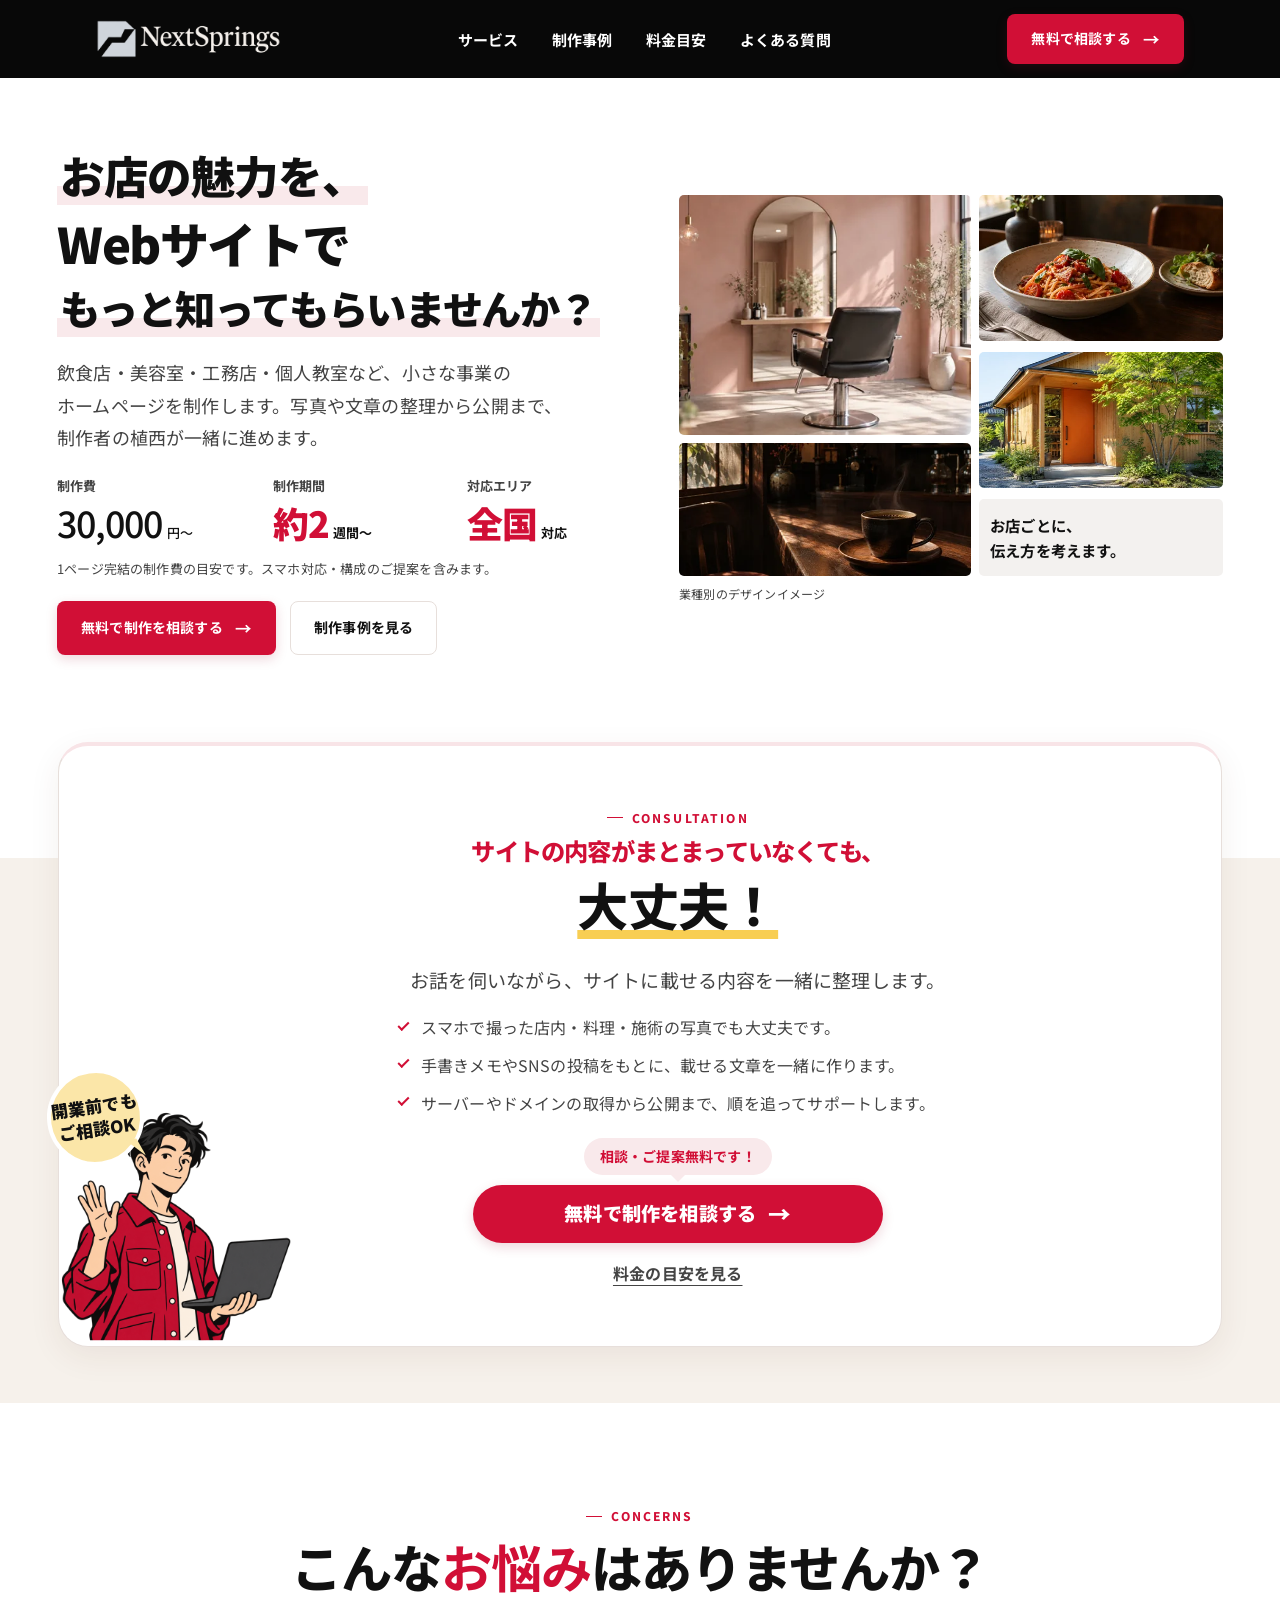
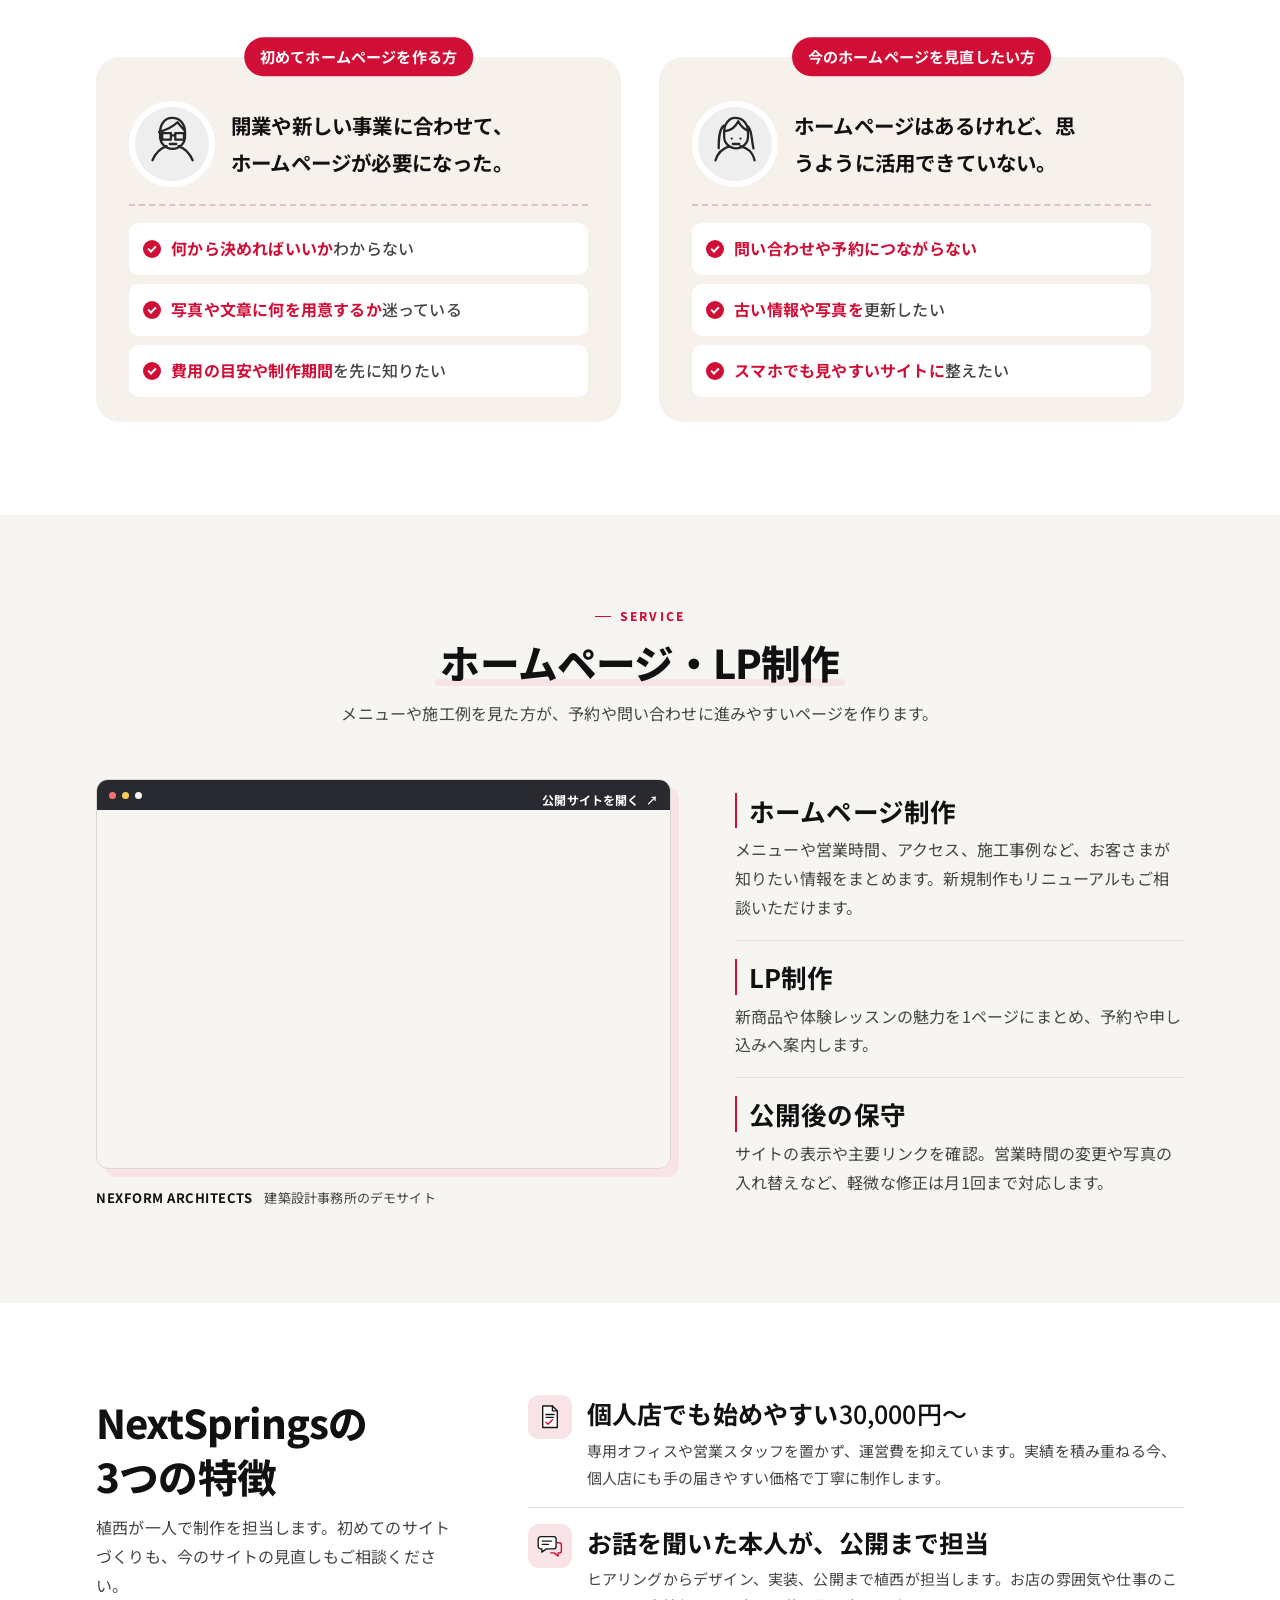
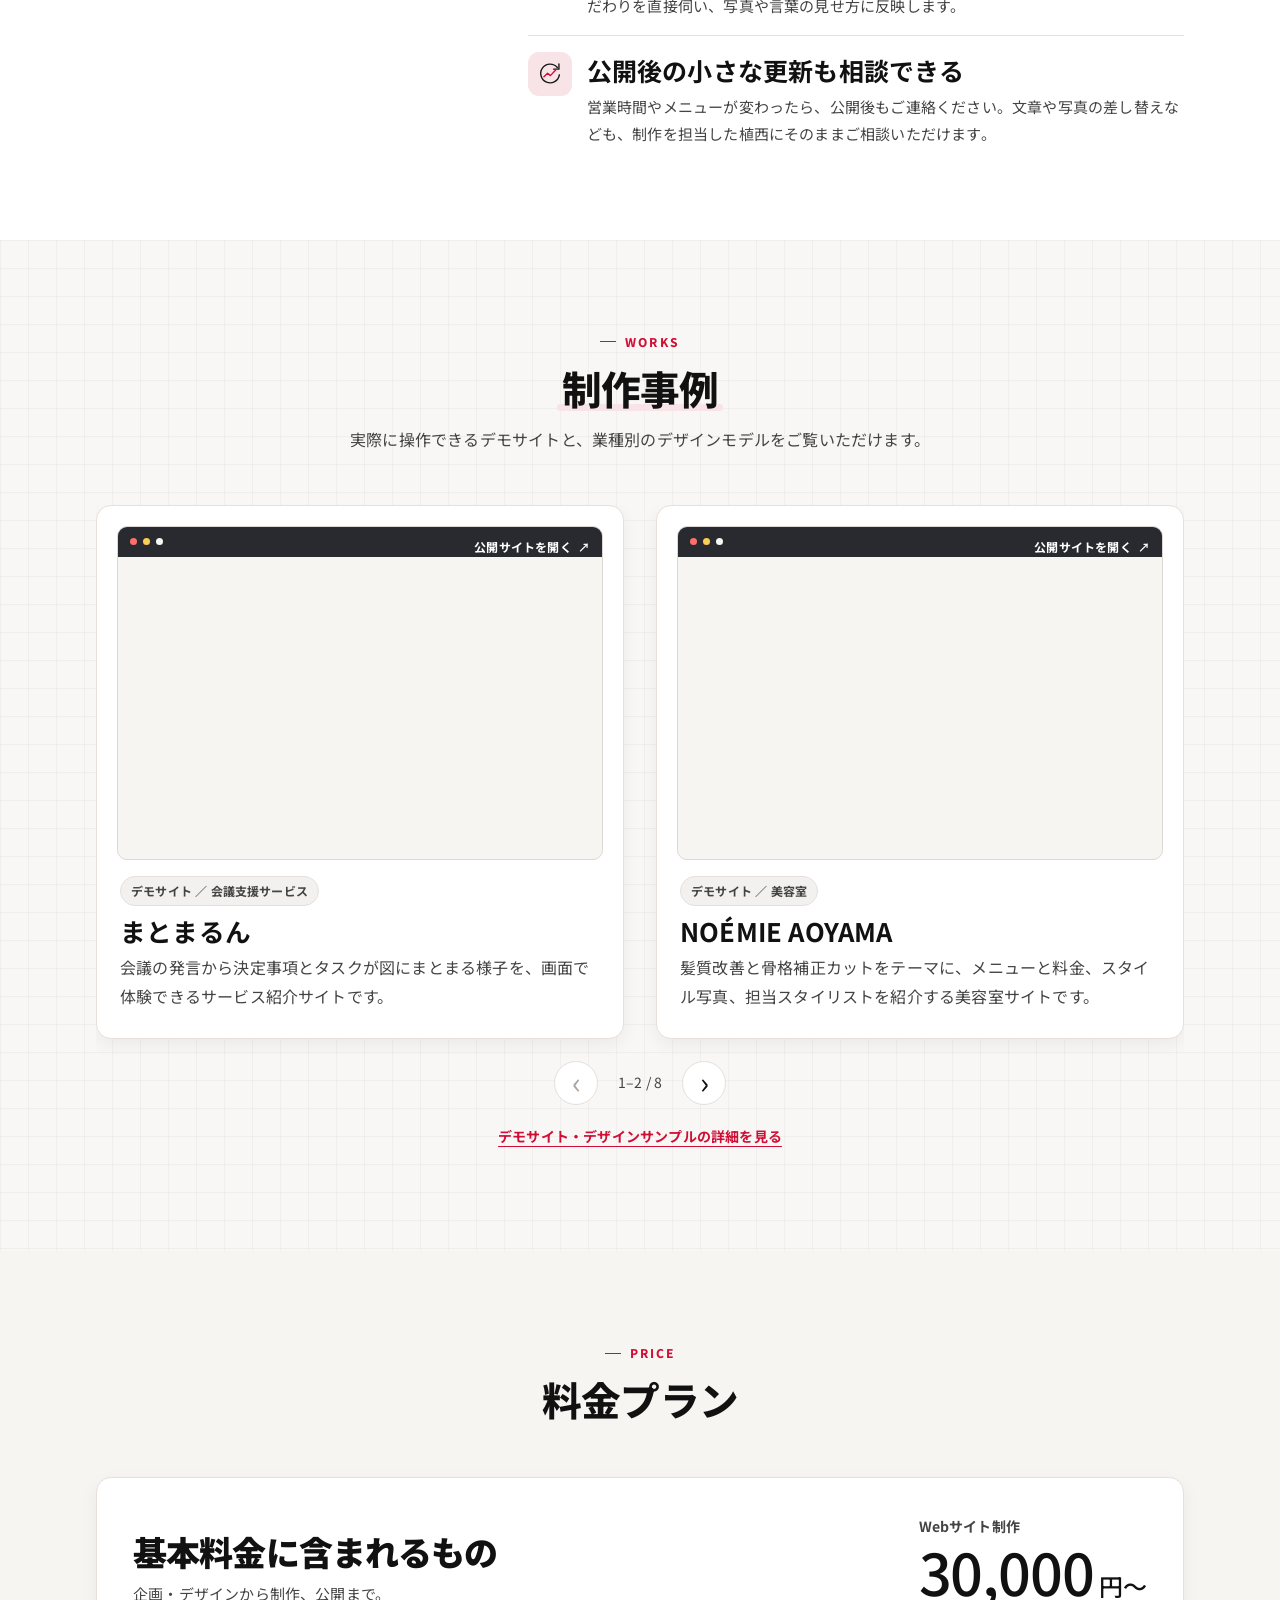
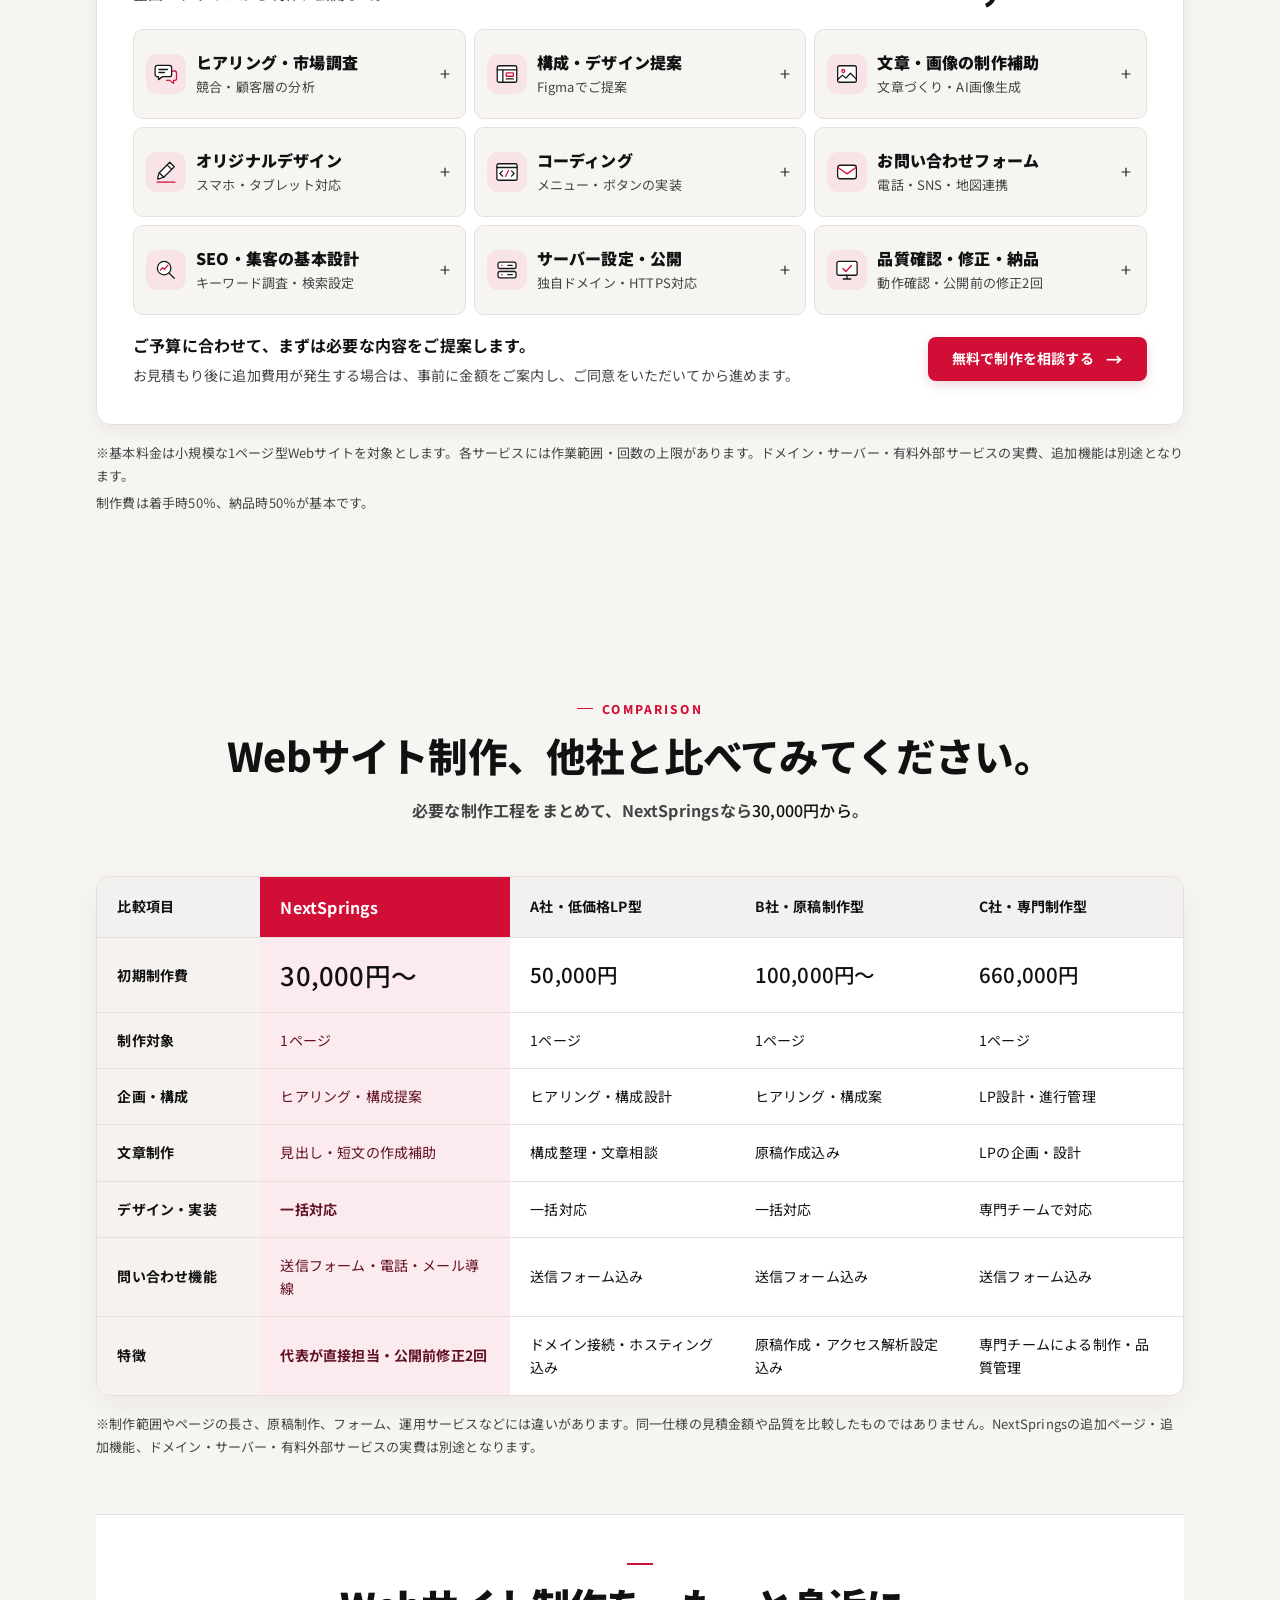
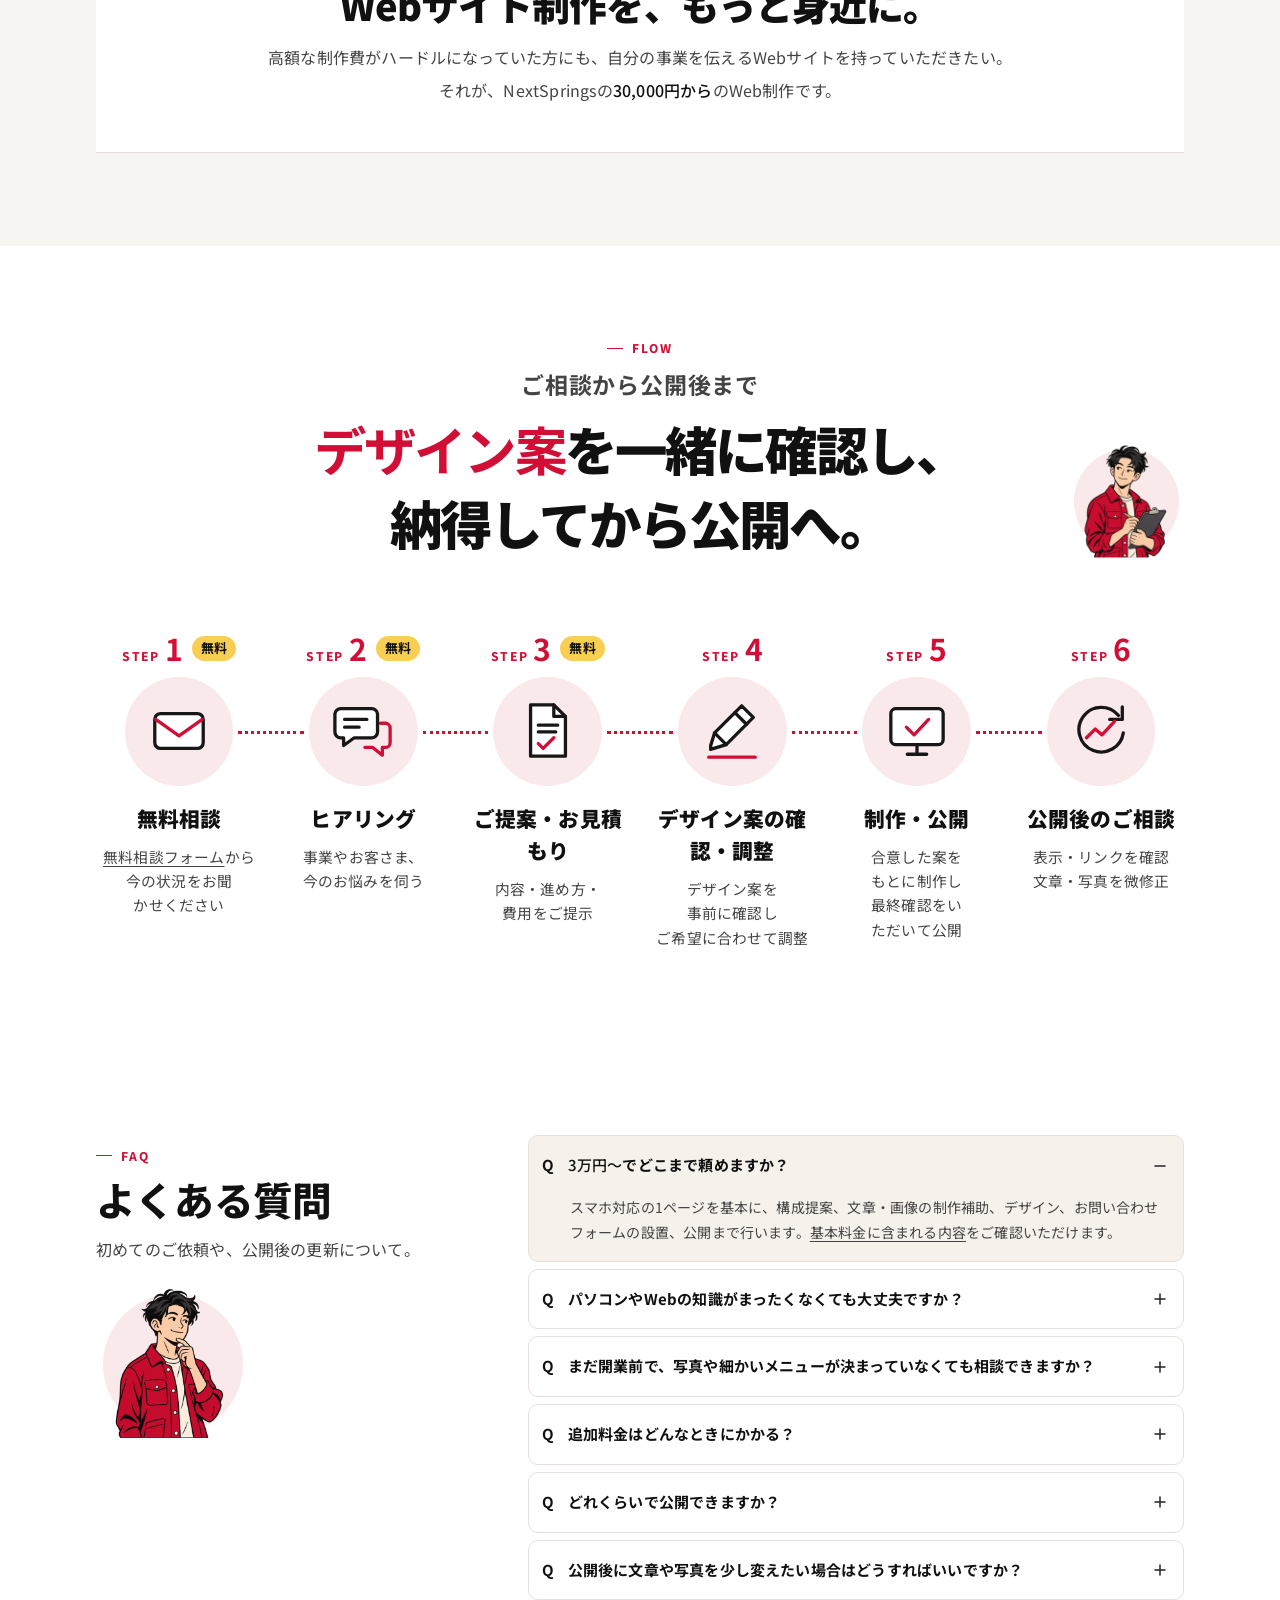
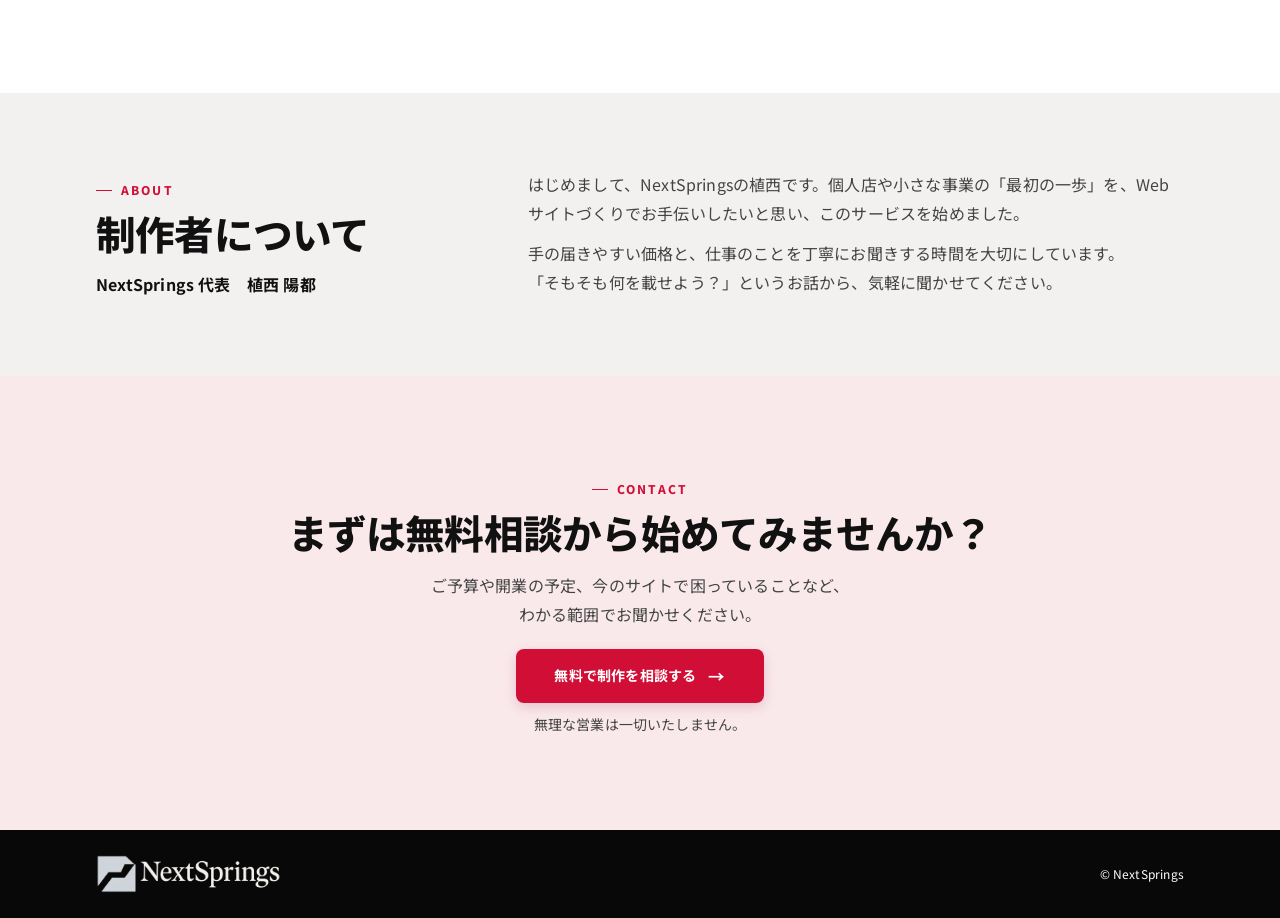
<file: index.html>
<!doctype html>
<html lang="ja">
  <head>
    <meta charset="utf-8">
    <meta name="viewport" content="width=device-width, initial-scale=1">
    <meta name="theme-color" content="#080808">
    <meta
      name="description"
      content="飲食店・美容室・工務店・個人教室など、小規模事業者のホームページ・LP制作を全国対応。1ページ30,000円〜。写真や文章の整理から公開まで植西陽都が直接担当。開業前のご相談も無料です。"
    >
    <title>個人事業主・小規模事業者のホームページ制作・LP制作｜NextSprings</title>
    <meta name="robots" content="max-image-preview:large">
    <link rel="icon" type="image/png" href="./assets/favicon.png" sizes="96x96">
    <link rel="preconnect" href="https://fonts.googleapis.com">
    <link rel="preconnect" href="https://fonts.gstatic.com" crossorigin>
    <link
      href="https://fonts.googleapis.com/css2?family=Noto+Sans+JP:wght@400;500;700;800;900&amp;display=swap"
      rel="stylesheet"
    >
    <link rel="stylesheet" href="./styles.css?v=16">
    <link rel="stylesheet" href="./motion.css?v=3">
    <script src="./site.js?v=4" defer></script>
    <script src="./motion.js?v=2" defer></script>
    <link rel="canonical" href="https://ue070924-source.github.io/nextspringsdesign/">
    <meta property="og:type" content="website">
    <meta property="og:locale" content="ja_JP">
    <meta property="og:site_name" content="NextSprings">
    <meta property="og:title" content="個人事業主・小規模事業者のホームページ制作・LP制作｜NextSprings">
    <meta property="og:description" content="飲食店・美容室・工務店・個人教室など、小規模事業者のホームページ・LP制作を全国対応。1ページ30,000円〜。写真や文章の整理から公開まで植西陽都が直接担当。開業前のご相談も無料です。">
    <meta property="og:url" content="https://ue070924-source.github.io/nextspringsdesign/">
    <meta property="og:image" content="https://ue070924-source.github.io/nextspringsdesign/assets/nextsprings-share.jpg">
    <meta property="og:image:width" content="1200">
    <meta property="og:image:height" content="630">
    <meta property="og:image:alt" content="NextSprings 小さなお店・事業のホームページ制作">
    <meta name="twitter:card" content="summary_large_image">
    <script type="application/ld+json">
      {
        "@context": "https://schema.org",
        "@graph": [
          {
            "@type": "Organization",
            "@id": "https://ue070924-source.github.io/nextspringsdesign/#organization",
            "name": "NextSprings",
            "url": "https://ue070924-source.github.io/nextspringsdesign/",
            "logo": {
              "@type": "ImageObject",
              "url": "https://ue070924-source.github.io/nextspringsdesign/assets/nextsprings-mark.png",
              "width": 256,
              "height": 256
            },
            "description": "飲食店・美容室・工務店・個人教室など、小規模事業者のホームページ・LP制作を全国対応。1ページ30,000円〜。写真や文章の整理から公開まで植西陽都が直接担当。開業前のご相談も無料です。",
            "contactPoint": {
              "@type": "ContactPoint",
              "url": "https://ue070924-source.github.io/nextspringsdesign/contact.html",
              "contactType": "Webサイト制作のご相談",
              "availableLanguage": "ja"
            },
            "member": {
              "@id": "https://ue070924-source.github.io/nextspringsdesign/#haruto-uenishi"
            }
          },
          {
            "@type": "Person",
            "@id": "https://ue070924-source.github.io/nextspringsdesign/#haruto-uenishi",
            "name": "植西 陽都",
            "jobTitle": "NextSprings 代表",
            "url": "https://ue070924-source.github.io/nextspringsdesign/#about"
          },
          {
            "@type": "WebSite",
            "@id": "https://ue070924-source.github.io/nextspringsdesign/#website",
            "name": "NextSprings",
            "url": "https://ue070924-source.github.io/nextspringsdesign/",
            "inLanguage": "ja",
            "publisher": {
              "@id": "https://ue070924-source.github.io/nextspringsdesign/#organization"
            }
          },
          {
            "@type": "Service",
            "@id": "https://ue070924-source.github.io/nextspringsdesign/#services",
            "url": "https://ue070924-source.github.io/nextspringsdesign/#services",
            "name": "ホームページ・LP制作",
            "serviceType": [
              "ホームページ制作",
              "LP制作",
              "サイトリニューアル",
              "公開後の保守"
            ],
            "provider": {
              "@id": "https://ue070924-source.github.io/nextspringsdesign/#organization"
            },
            "areaServed": {
              "@type": "Country",
              "name": "日本"
            }
          }
        ]
      }
    </script>
  </head>
  <body id="top">
    <a class="skip" href="#main">本文へ移動</a>

    <header class="site-header home-header">
      <div class="wrap header-inner">
        <a class="brand" href="#top" aria-label="NextSprings トップへ">
          <img
            src="./assets/nextsprings-logo-f1.png"
            alt="NextSprings"
            width="185"
            height="38"
          >
        </a>
        <nav class="home-nav" aria-label="メインナビゲーション">
          <a class="nav-link" href="#services">サービス</a>
          <a class="nav-link" href="#works">制作事例</a>
          <a class="nav-link" href="#pricing">料金目安</a>
          <a class="nav-link" href="#faq">よくある質問</a>
        </nav>
        <a class="button primary" href="./contact.html" data-consultation-target>無料で相談する</a>
      </div>
    </header>

    <main id="main">
      <!-- トップ画面・制作費と納期の目安 -->
      <section class="hero" aria-labelledby="hero-heading">
        <div class="hero-wrap">
          <div class="hero-copy">
            <h1 id="hero-heading">
              <span>お店の魅力を、</span>
              <span>Webサイトで</span>
              <span><em>もっと知って<wbr>もらいませんか？</em></span>
            </h1>
            <p>
              飲食店・美容室・工務店・個人教室など、小さな事業の<span class="copy-phrase">ホームページ</span>を制作します。写真や文章の整理から公開まで、<span class="copy-phrase">制作者の植西</span>が一緒に進めます。
            </p>
            <dl class="hero-facts">
              <div>
                <dt>制作費</dt>
                <dd>
                  <span class="price-text">30,000</span>
                  <span class="hero-unit">円〜</span>
                </dd>
              </div>
              <div>
                <dt>制作期間</dt>
                <dd>
                  <strong>約2</strong>
                  <span class="hero-unit">週間〜</span>
                </dd>
              </div>
              <div>
                <dt>対応エリア</dt>
                <dd>
                  <strong>全国</strong>
                  <span class="hero-unit">対応</span>
                </dd>
              </div>
            </dl>
            <p class="hero-price-note">1ページ完結の制作費の目安です。<wbr>スマホ対応・構成のご提案を含みます。</p>
            <div class="actions" data-consultation-target>
              <a class="button primary" href="./contact.html">無料で制作を相談する</a>
              <a class="button secondary" href="#works">制作事例を見る</a>
            </div>
          </div>
          <figure class="hero-gallery">
            <div class="gallery-grid">
              <div class="gallery-stack gallery-main">
                <div class="gallery-photo">
                  <img
                    src="./assets/toki-hair.webp"
                    srcset="./assets/toki-hair-480.webp 480w, ./assets/toki-hair-960.webp 960w, ./assets/toki-hair.webp 1536w"
                    sizes="(max-width: 850px) 54vw, 24vw"
                    alt="鏡とチェアのある美容室のコンセプト写真"
                    width="1536"
                    height="1024"
                    fetchpriority="high"
                  >
                </div>
                <div class="gallery-photo">
                  <img
                    src="./assets/japan-coffee.webp"
                    srcset="./assets/japan-coffee-480.webp 480w, ./assets/japan-coffee-960.webp 960w, ./assets/japan-coffee.webp 1536w"
                    sizes="(max-width: 850px) 54vw, 24vw"
                    alt="木のカウンターに置いたコーヒーカップ"
                    width="1536"
                    height="1024"
                  >
                </div>
              </div>
              <div class="gallery-stack gallery-side">
                <div class="gallery-photo">
                  <img
                    src="./assets/hiyori.webp"
                    srcset="./assets/hiyori-480.webp 480w, ./assets/hiyori-960.webp 960w, ./assets/hiyori.webp 1536w"
                    sizes="(max-width: 850px) 41vw, 21vw"
                    alt="レストランのテーブルに並ぶパスタ"
                    width="1536"
                    height="1024"
                  >
                </div>
                <div class="gallery-photo">
                  <img
                    src="./assets/kino.webp"
                    srcset="./assets/kino-480.webp 480w, ./assets/kino-960.webp 960w, ./assets/kino.webp 1536w"
                    sizes="(max-width: 850px) 41vw, 21vw"
                    alt="オレンジ色の玄関を持つ木造住宅"
                    width="1536"
                    height="1024"
                  >
                </div>
                <p>お店ごとに、<br>伝え方を考えます。</p>
              </div>
            </div>
            <figcaption>業種別のデザインイメージ</figcaption>
          </figure>
        </div>
      </section>

      <!-- ホームページ制作のご相談 -->
      <section class="statement" id="consultation" aria-labelledby="statement-heading">
        <div class="wrap">
          <div class="statement-card">
            <div class="statement-copy" data-reveal>
              <span class="eyebrow" lang="en" aria-hidden="true">CONSULTATION</span>
              <h2 id="statement-heading">
                <span class="statement-question">サイトの内容がまとまっていなくても、</span>
                <span class="statement-answer">大丈夫！</span>
              </h2>
              <p class="statement-description">
                お話を伺いながら、サイトに載せる内容を一緒に整理します。
              </p>
              <ul class="statement-checklist" role="list">
                <li>スマホで撮った店内・料理・施術の写真でも大丈夫です。</li>
                <li>手書きメモやSNSの投稿をもとに、載せる文章を一緒に作ります。</li>
                <li>サーバーやドメインの取得から公開まで、順を追ってサポートします。</li>
              </ul>
              <p class="statement-hint">相談・ご提案無料です！</p>
              <a class="button primary statement-button" href="./contact.html" data-consultation-target>無料で制作を相談する</a>
              <a class="statement-pricing" href="#pricing">料金の目安を見る</a>
            </div>
            <div class="statement-art" data-reveal data-delay="1">
              <p class="statement-bubble">開業前でも<br>ご相談OK</p>
              <img
                class="statement-portrait"
                src="./assets/consultation-designer.png"
                alt=""
                width="640"
                height="640"
                loading="lazy"
              >
            </div>
          </div>
        </div>
      </section>

      <!-- 初めての制作・サイト見直しのお悩み -->
      <section class="section concerns-section" id="concerns" aria-labelledby="concerns-heading">
        <div class="wrap">
          <div class="concerns-heading center" data-reveal>
            <span class="eyebrow" lang="en" aria-hidden="true">CONCERNS</span>
            <h2 id="concerns-heading">
              <span>こんな<strong>お悩み</strong>は</span><wbr><span>ありませんか？</span>
            </h2>
          </div>
          <div class="concerns">
            <article class="concern-card" data-reveal>
              <h3 class="concern-label">初めてホームページを作る方</h3>
              <div class="concern-intro">
                <img src="./assets/person-independent.svg" alt="" width="69" height="69" loading="lazy">
                <p>開業や新しい事業に合わせて、<wbr>ホームページが必要になった。</p>
              </div>
              <ul>
                <li><span><strong>何から決めればいいか</strong><wbr>わからない</span></li>
                <li><span><strong>写真や文章に</strong><wbr><strong>何を用意するか</strong><wbr>迷っている</span></li>
                <li><span><strong>費用の目安や制作期間</strong><wbr>を先に知りたい</span></li>
              </ul>
            </article>

            <article class="concern-card" data-reveal data-delay="1">
              <h3 class="concern-label">今のホームページを見直したい方</h3>
              <div class="concern-intro">
                <img src="./assets/person-salon.svg" alt="" width="69" height="69" loading="lazy">
                <p>ホームページはあるけれど、<wbr>思うように活用できていない。</p>
              </div>
              <ul>
                <li><span><strong>問い合わせや予約に</strong><wbr><strong>つながらない</strong></span></li>
                <li><span><strong>古い情報や写真を</strong><wbr>更新したい</span></li>
                <li><span><strong>スマホでも見やすい</strong><wbr><strong>サイトに</strong><wbr>整えたい</span></li>
              </ul>
            </article>
          </div>
        </div>
      </section>

      <!-- サービス内容 -->
      <section class="section services" id="services" aria-labelledby="services-heading">
        <div class="wrap">
          <div class="section-intro center" data-reveal>
            <span class="eyebrow" lang="en" aria-hidden="true">SERVICE</span>
            <h2 id="services-heading"><span class="underline">ホームページ・<wbr>LP制作</span></h2>
            <p>メニューや施工例を見た方が、<wbr><span class="copy-phrase">予約や問い合わせに</span><wbr>進みやすいページを作ります。</p>
          </div>
          <div class="services-content">
            <figure class="services-feature" data-reveal data-delay="1">
              <div class="site-preview">
                <div class="site-preview-bar" aria-hidden="true"></div>
                <div class="site-preview-screen">
                  <iframe
                    src="https://ue070924-source.github.io/nexform/"
                    title="NEXFORM ARCHITECTSのトップページ"
                    loading="lazy"
                    sandbox="allow-scripts allow-same-origin"
                    referrerpolicy="no-referrer"
                    tabindex="-1"
                    inert
                  ></iframe>
                </div>
                <a
                  class="site-preview-link"
                  href="https://ue070924-source.github.io/nexform/"
                  target="_blank"
                  rel="noopener"
                  aria-label="NEXFORM ARCHITECTSのトップページを開く（新しいタブ）"
                >公開サイトを開く <span aria-hidden="true">↗</span></a>
              </div>
              <figcaption>
                <strong lang="en">NEXFORM ARCHITECTS</strong>
                <span>建築設計事務所のデモサイト</span>
              </figcaption>
            </figure>

            <dl class="service-list" data-reveal data-delay="2">
              <div>
                <dt>ホームページ制作</dt>
                <dd>メニューや営業時間、アクセス、施工事例など、お客さまが知りたい情報をまとめます。新規制作もリニューアルもご相談いただけます。</dd>
              </div>
              <div>
                <dt>LP制作</dt>
                <dd>新商品や体験レッスンの魅力を1ページにまとめ、予約や申し込みへ案内します。</dd>
              </div>
              <div>
                <dt>公開後の保守</dt>
                <dd>サイトの表示や主要リンクを確認。営業時間の変更や写真の入れ替えなど、軽微な修正は月1回まで対応します。</dd>
              </div>
            </dl>
          </div>
        </div>
      </section>

      <!-- 個人で制作をお引き受けする3つの特徴 -->
      <section class="section strengths" id="strengths" aria-labelledby="strengths-heading">
        <div class="wrap split">
          <div class="strengths-intro" data-reveal>
            <h2 id="strengths-heading">NextSpringsの<br>3つの特徴</h2>
            <p>植西が一人で制作を担当します。初めてのサイトづくりも、今のサイトの見直しもご相談ください。</p>
          </div>
          <ul class="strengths-list" role="list">
            <li data-reveal>
              <img src="./assets/flow-proposal.svg" alt="" width="44" height="44" loading="lazy">
              <div>
                <h3>個人店でも始めやすい<wbr><span class="price-text">30,000円〜</span></h3>
                <p>専用オフィスや営業スタッフを置かず、運営費を抑えています。実績を積み重ねる今、個人店にも手の届きやすい価格で丁寧に制作します。</p>
              </div>
            </li>
            <li data-reveal data-delay="1">
              <img src="./assets/flow-interview.svg" alt="" width="44" height="44" loading="lazy">
              <div>
                <h3>お話を聞いた本人が、<wbr>公開まで担当</h3>
                <p>ヒアリングからデザイン、実装、<span class="copy-phrase">公開まで</span>植西が担当します。お店の雰囲気や仕事のこだわりを直接伺い、写真や言葉の見せ方に反映します。</p>
              </div>
            </li>
            <li data-reveal data-delay="2">
              <img src="./assets/flow-maintenance.svg" alt="" width="44" height="44" loading="lazy">
              <div>
                <h3>公開後の小さな更新も<wbr>相談できる</h3>
                <p>営業時間やメニューが変わったら、公開後もご連絡ください。文章や写真の差し替えなども、制作を担当した植西にそのままご相談いただけます。</p>
              </div>
            </li>
          </ul>
        </div>
      </section>

      <!-- 制作事例 -->
      <section class="section works" id="works" aria-labelledby="works-heading">
        <div class="wrap">
          <div class="section-intro center" data-reveal>
            <span class="eyebrow" lang="en" aria-hidden="true">WORKS</span>
            <h2 id="works-heading"><span class="underline">制作事例</span></h2>
            <p>実際に操作できるデモサイトと、業種別のデザインモデルをご覧いただけます。</p>
          </div>

          <div class="project-track" id="project-track" role="group" aria-label="制作事例の一覧" tabindex="0">
            <article class="project" data-reveal>
              <div class="site-preview">
                <div class="site-preview-bar" aria-hidden="true"></div>
                <div class="site-preview-screen">
                  <iframe
                    src="https://ue070924-source.github.io/matomarun-site/"
                    title="まとまるんのトップページ"
                    loading="lazy"
                    sandbox="allow-scripts allow-same-origin"
                    referrerpolicy="no-referrer"
                    tabindex="-1"
                    inert
                  ></iframe>
                </div>
                <a
                  class="site-preview-link"
                  href="https://ue070924-source.github.io/matomarun-site/"
                  target="_blank"
                  rel="noopener"
                  aria-label="まとまるんの公開サイトを開く（新しいタブ）"
                >公開サイトを開く <span aria-hidden="true">↗</span></a>
              </div>
              <div class="project-copy">
                <span class="tag">デモサイト ／ 会議支援サービス</span>
                <h3>まとまるん</h3>
                <p>会議の発言から決定事項とタスクが図にまとまる様子を、画面で体験できるサービス紹介サイトです。</p>
              </div>
            </article>

            <article class="project" data-reveal>
              <div class="site-preview">
                <div class="site-preview-bar" aria-hidden="true"></div>
                <div class="site-preview-screen">
                  <iframe
                    src="https://ue070924-source.github.io/noemie-aoyama/"
                    title="NOÉMIE AOYAMAのトップページ"
                    loading="lazy"
                    sandbox="allow-scripts allow-same-origin"
                    referrerpolicy="no-referrer"
                    tabindex="-1"
                    inert
                  ></iframe>
                </div>
                <a
                  class="site-preview-link"
                  href="https://ue070924-source.github.io/noemie-aoyama/"
                  target="_blank"
                  rel="noopener"
                  aria-label="NOÉMIE AOYAMAの公開サイトを開く（新しいタブ）"
                >公開サイトを開く <span aria-hidden="true">↗</span></a>
              </div>
              <div class="project-copy">
                <span class="tag">デモサイト ／ 美容室</span>
                <h3 lang="en">NOÉMIE AOYAMA</h3>
                <p>髪質改善と骨格補正カットをテーマに、メニューと料金、スタイル写真、担当スタイリストを紹介する美容室サイトです。</p>
              </div>
            </article>

            <article class="project" data-reveal>
              <div class="site-preview">
                <div class="site-preview-bar" aria-hidden="true"></div>
                <div class="site-preview-screen">
                  <iframe
                    src="https://ue070924-source.github.io/japan-cofe-2.0/"
                    title="JAPAN COFFEEのトップページ"
                    loading="lazy"
                    sandbox="allow-scripts allow-same-origin"
                    referrerpolicy="no-referrer"
                    tabindex="-1"
                    inert
                  ></iframe>
                </div>
                <a
                  class="site-preview-link"
                  href="https://ue070924-source.github.io/japan-cofe-2.0/"
                  target="_blank"
                  rel="noopener"
                  aria-label="JAPAN COFFEEの公開サイトを開く（新しいタブ）"
                >公開サイトを開く <span aria-hidden="true">↗</span></a>
              </div>
              <div class="project-copy">
                <span class="tag">デモサイト ／ カフェ・飲食店</span>
                <h3 lang="en">JAPAN COFFEE</h3>
                <p>写真と余白で店の雰囲気を伝え、こだわり、メニュー、アクセスを1ページにまとめました。</p>
              </div>
            </article>

            <article class="project" data-reveal>
              <div class="site-preview">
                <div class="site-preview-bar" aria-hidden="true"></div>
                <div class="site-preview-screen">
                  <iframe
                    src="https://ue070924-source.github.io/nexform/"
                    title="NEXFORM ARCHITECTSのトップページ"
                    loading="lazy"
                    sandbox="allow-scripts allow-same-origin"
                    referrerpolicy="no-referrer"
                    tabindex="-1"
                    inert
                  ></iframe>
                </div>
                <a
                  class="site-preview-link"
                  href="https://ue070924-source.github.io/nexform/"
                  target="_blank"
                  rel="noopener"
                  aria-label="NEXFORM ARCHITECTSの公開サイトを開く（新しいタブ）"
                >公開サイトを開く <span aria-hidden="true">↗</span></a>
              </div>
              <div class="project-copy">
                <span class="tag">デモサイト ／ 建築設計</span>
                <h3 lang="en">NEXFORM ARCHITECTS</h3>
                <p>空間の写真を大きく配置し、施工事例から設計の考え方、相談まで順に読めるようにしました。</p>
              </div>
            </article>

            <!-- 公開サイトができたら、画像を上の事例と同じ構造のプレビューとリンクに置き換える。 -->
            <article class="project" data-reveal>
              <div class="site-preview">
                <div class="site-preview-bar">
                  <span class="site-preview-state">業種別サンプル</span>
                </div>
                <div class="site-preview-screen">
                  <img
                    src="./assets/toki-hair-concept-preview.webp"
                    alt="淡いピンクの配色にヘアサロンの内装写真とメニューを合わせたトップページ案"
                    width="1200"
                    height="750"
                    loading="lazy"
                    decoding="async"
                  >
                </div>
              </div>
              <div class="project-copy">
                <span class="tag">美容室・サロン</span>
                <h3 lang="en">toki hair</h3>
                <p>内装の雰囲気を写真で伝え、施術メニューや予約先へ進みやすくした美容室サイト案。</p>
              </div>
            </article>

            <article class="project" data-reveal>
              <div class="site-preview">
                <div class="site-preview-bar">
                  <span class="site-preview-state">業種別サンプル</span>
                </div>
                <div class="site-preview-screen">
                  <img
                    src="./assets/kino-concept-preview.webp"
                    alt="木造住宅の外観を大きく使い、家づくりの案内と施工事例へのボタンを並べたトップページ案"
                    width="1200"
                    height="750"
                    loading="lazy"
                    decoding="async"
                  >
                </div>
              </div>
              <div class="project-copy">
                <span class="tag">建築・リフォーム</span>
                <h3>木野工務店</h3>
                <p>家づくりの特徴を写真と短い文章で伝え、施工事例や相談へつなぐ工務店サイト案。</p>
              </div>
            </article>

            <article class="project" data-reveal>
              <div class="site-preview">
                <div class="site-preview-bar">
                  <span class="site-preview-state">業種別サンプル</span>
                </div>
                <div class="site-preview-screen">
                  <img
                    src="./assets/hiyori-concept-preview.webp"
                    alt="パスタの写真に店の紹介を添え、下にお品書きを配置した食堂のトップページ案"
                    width="1200"
                    height="750"
                    loading="lazy"
                    decoding="async"
                  >
                </div>
              </div>
              <div class="project-copy">
                <span class="tag">飲食店・レストラン</span>
                <h3>食堂 ひより</h3>
                <p>料理写真からお品書きへつなぎ、アクセスなど来店前に知りたい情報をまとめた食堂サイト案。</p>
              </div>
            </article>

            <article class="project" data-reveal>
              <div class="site-preview">
                <div class="site-preview-bar">
                  <span class="site-preview-state">業種別サンプル</span>
                </div>
                <div class="site-preview-screen">
                  <img
                    src="./assets/yohaku-concept-preview.webp"
                    alt="カメラとプリント写真を中心に、撮影ジャンルを余白の多い紙面で案内するトップページ案"
                    width="1200"
                    height="750"
                    loading="lazy"
                    decoding="async"
                  >
                </div>
              </div>
              <div class="project-copy">
                <span class="tag">個人事業・写真家</span>
                <h3>余白写真室</h3>
                <p>撮影ジャンル別に作品を見せ、撮影内容や依頼先を案内する写真家のポートフォリオ案。</p>
              </div>
            </article>
          </div>

          <div class="project-controls" aria-label="制作事例の切り替え" role="group" hidden>
            <button type="button" data-direction="-1" aria-label="前の制作事例" aria-controls="project-track">
              <span aria-hidden="true">‹</span>
            </button>
            <p class="project-status" role="status" aria-atomic="true"></p>
            <button type="button" data-direction="1" aria-label="次の制作事例" aria-controls="project-track">
              <span aria-hidden="true">›</span>
            </button>
          </div>

          <div class="works-more center">
            <a class="project-link" href="./works.html">デモサイト・デザインサンプルの詳細を見る</a>
          </div>
        </div>
      </section>

      <!-- 制作料金 -->
      <section class="section light" id="pricing" aria-labelledby="price-heading">
        <div class="wrap">
          <div class="section-intro center" data-reveal>
            <span class="eyebrow" lang="en" aria-hidden="true">PRICE</span>
            <h2 id="price-heading">料金プラン</h2>
          </div>
          <!-- 制作費を変えるときは、トップ画面・比較表・FAQの金額も確認する -->
          <section class="included" aria-labelledby="included-heading" data-reveal>
            <div class="included-intro">
              <div>
                <h3 id="included-heading">基本料金に含まれるもの</h3>
                <p>企画・デザインから制作、公開まで。</p>
              </div>
              <div class="included-price">
                <p>Webサイト制作</p>
                <p class="amount price-text"><span class="amount-number">30,000</span><span>円〜</span></p>
              </div>
            </div>

            <ul class="included-grid" role="list">
              <li>
                <details name="included-scope">
                  <summary>
                    <img src="./assets/flow-interview.svg" alt="" width="24" height="24">
                    <span class="included-label">ヒアリング・<wbr>市場調査</span>
                    <span class="included-caption">競合・顧客層の<wbr>分析</span>
                  </summary>
                  <p>事業内容やご要望を伺い、ターゲットや競合サイトを分析。伝えるべき魅力を整理します。</p>
                </details>
              </li>
              <li>
                <details name="included-scope">
                  <summary>
                    <img src="./assets/pricing-layout.svg" alt="" width="24" height="24">
                    <span class="included-label">構成・<wbr>デザイン提案</span>
                    <span class="included-caption">Figmaでご提案</span>
                  </summary>
                  <p>サイト全体の構成や導線を設計。ワイヤーフレームとデザイン案を作成し、Figmaでご提案します。</p>
                </details>
              </li>
              <li>
                <details name="included-scope">
                  <summary>
                    <img src="./assets/pricing-image.svg" alt="" width="24" height="24">
                    <span class="included-label">文章・画像の<wbr>制作補助</span>
                    <span class="included-caption">文章づくり・<wbr>AI画像生成</span>
                  </summary>
                  <p>キャッチコピーや紹介文の作成補助、画像の選定・加工・AI画像生成まで対応します。</p>
                </details>
              </li>
              <li>
                <details name="included-scope">
                  <summary>
                    <img src="./assets/flow-design.svg" alt="" width="24" height="24">
                    <span class="included-label">オリジナル<wbr>デザイン</span>
                    <span class="included-caption">スマホ・<wbr>タブレット対応</span>
                  </summary>
                  <p>事業のイメージに合わせたデザインを制作。スマートフォン・タブレットにも対応します。</p>
                </details>
              </li>
              <li>
                <details name="included-scope">
                  <summary>
                    <img src="./assets/pricing-code.svg" alt="" width="24" height="24">
                    <span class="included-label">コーディング</span>
                    <span class="included-caption">メニュー・<wbr>ボタンの実装</span>
                  </summary>
                  <p>HTML・CSS・JavaScriptで実装。メニューやボタンなど、基本的な操作機能を整えます。</p>
                </details>
              </li>
              <li>
                <details name="included-scope">
                  <summary>
                    <img src="./assets/flow-contact.svg" alt="" width="24" height="24">
                    <span class="included-label">お問い合わせ<wbr>フォーム</span>
                    <span class="included-caption">電話・SNS・<wbr>地図連携</span>
                  </summary>
                  <p>お問い合わせフォーム、電話・メール・SNSリンク、Googleマップなどを設置します。</p>
                </details>
              </li>
              <li>
                <details name="included-scope">
                  <summary>
                    <img src="./assets/pricing-search.svg" alt="" width="24" height="24">
                    <span class="included-label">SEO・集客の<wbr>基本設計</span>
                    <span class="included-caption">キーワード調査・<wbr>検索設定</span>
                  </summary>
                  <p>キーワード調査、SEOを意識した文章作成、検索・SNS向け設定、Googleビジネスプロフィールの導入支援まで対応します。</p>
                </details>
              </li>
              <li>
                <details name="included-scope">
                  <summary>
                    <img src="./assets/pricing-server.svg" alt="" width="24" height="24">
                    <span class="included-label">サーバー<wbr>設定・公開</span>
                    <span class="included-caption">独自ドメイン・<wbr>HTTPS対応</span>
                  </summary>
                  <p>公開先の選定、初期設定、独自ドメイン接続、HTTPS対応からサイト公開までサポートします。</p>
                </details>
              </li>
              <li>
                <details name="included-scope">
                  <summary>
                    <img src="./assets/flow-launch.svg" alt="" width="24" height="24">
                    <span class="included-label">品質確認・修正・納品</span>
                    <span class="included-caption">動作確認・<wbr>公開前の修正2回</span>
                  </summary>
                  <p>スマホ・PCでの動作や表示速度を確認。公開前の修正2回、納品後の不具合対応まで行います。</p>
                </details>
              </li>
            </ul>

            <div class="included-footer">
              <div class="pricing-assurance">
                <p><strong>ご予算に合わせて、まずは必要な内容をご提案します。</strong></p>
                <p>お見積もり後に追加費用が発生する場合は、事前に金額をご案内し、ご同意をいただいてから進めます。</p>
              </div>
              <a class="button primary" href="./contact.html" data-consultation-target>無料で制作を相談する</a>
            </div>
          </section>

          <div class="pricing-notes">
            <p>※基本料金は小規模な1ページ型Webサイトを対象とします。各サービスには作業範囲・回数の上限があります。ドメイン・サーバー・有料外部サービスの実費、追加機能は別途となります。</p>
            <p>制作費は着手時50％、納品時50％が基本です。</p>
          </div>
        </div>
      </section>

      <!-- 他社との比較・料金を抑えられる理由 -->
      <section class="section comparison" id="comparison" aria-labelledby="comparison-heading">
        <div class="wrap">
          <div class="section-intro center" data-reveal>
            <span class="eyebrow" lang="en" aria-hidden="true">COMPARISON</span>
            <h2 id="comparison-heading">
              <span>Webサイト制作、</span><wbr><span>他社と比べて</span><wbr><span>みてください。</span>
            </h2>
            <p class="compare-lead">
              <strong>必要な制作工程をまとめて、<wbr>NextSpringsなら<span class="price-text">30,000円から</span>。</strong>
            </p>
          </div>

          <div class="compare-panel" data-reveal="fade">
            <p class="compare-scroll-hint">横にスライドして他社の項目を見る <span aria-hidden="true">→</span></p>
            <div class="compare-viewport" role="region" aria-label="制作条件の比較表" tabindex="0">
              <table class="compare" aria-labelledby="comparison-heading" aria-describedby="comparison-note">
                <colgroup>
                  <col class="compare-item-col">
                  <col class="compare-featured-col">
                  <col>
                  <col>
                  <col>
                </colgroup>
                <thead>
                  <tr>
                    <th scope="col">比較項目</th>
                    <th class="compare-featured" scope="col">NextSprings</th>
                    <th scope="col">A社・低価格LP型</th>
                    <th scope="col">B社・原稿制作型</th>
                    <th scope="col">C社・専門制作型</th>
                  </tr>
                </thead>
                <tbody>
                  <tr class="compare-prices">
                    <th scope="row">初期制作費</th>
                    <td class="compare-featured price-text">30,000円〜</td>
                    <td class="price-text">50,000円</td>
                    <td class="price-text">100,000円〜</td>
                    <td class="price-text">660,000円</td>
                  </tr>
                  <tr>
                    <th scope="row">制作対象</th>
                    <td class="compare-featured">1ページ</td>
                    <td>1ページ</td>
                    <td>1ページ</td>
                    <td>1ページ</td>
                  </tr>
                  <tr>
                    <th scope="row">企画・構成</th>
                    <td class="compare-featured">ヒアリング・構成提案</td>
                    <td>ヒアリング・構成設計</td>
                    <td>ヒアリング・構成案</td>
                    <td>LP設計・進行管理</td>
                  </tr>
                  <tr>
                    <th scope="row">文章制作</th>
                    <td class="compare-featured">見出し・短文の作成補助</td>
                    <td>構成整理・文章相談</td>
                    <td>原稿作成込み</td>
                    <td>LPの企画・設計</td>
                  </tr>
                  <tr>
                    <th scope="row">デザイン・実装</th>
                    <td class="compare-featured"><strong>一括対応</strong></td>
                    <td>一括対応</td>
                    <td>一括対応</td>
                    <td>専門チームで対応</td>
                  </tr>
                  <tr>
                    <th scope="row">問い合わせ機能</th>
                    <td class="compare-featured">送信フォーム・電話・メール導線</td>
                    <td>送信フォーム込み</td>
                    <td>送信フォーム込み</td>
                    <td>送信フォーム込み</td>
                  </tr>
                  <tr>
                    <th scope="row">特徴</th>
                    <td class="compare-featured"><strong>代表が直接担当・公開前修正2回</strong></td>
                    <td>ドメイン接続・ホスティング込み</td>
                    <td>原稿作成・アクセス解析設定込み</td>
                    <td>専門チームによる制作・品質管理</td>
                  </tr>
                </tbody>
              </table>
            </div>
            <p class="compare-note" id="comparison-note">
              ※制作範囲やページの長さ、原稿制作、フォーム、運用サービスなどには違いがあります。同一仕様の見積金額や品質を比較したものではありません。NextSpringsの追加ページ・追加機能、ドメイン・サーバー・有料外部サービスの実費は別途となります。
            </p>
          </div>

          <section class="compare-closing" id="compare-closing" aria-labelledby="compare-closing-heading" data-reveal>
            <h3 id="compare-closing-heading" class="compare-closing-title">
              <span>Webサイト制作を、</span><wbr><span>もっと身近に。</span>
            </h3>
            <p>高額な制作費がハードルになっていた方にも、自分の事業を伝えるWebサイトを持っていただきたい。</p>
            <p>それが、NextSpringsの<span class="price-text">30,000円から</span>のWeb制作です。</p>
          </section>
        </div>
      </section>

      <!-- 制作の流れ -->
      <section class="section process" id="process" aria-labelledby="process-heading">
        <div class="wrap">
          <div class="process-intro">
            <span class="eyebrow" lang="en" aria-hidden="true" data-reveal>FLOW</span>
            <h2 id="process-heading" data-reveal>ご相談から公開後まで</h2>
            <p class="process-lead" data-reveal data-delay="1">
              <span><strong>デザイン案</strong>を一緒に確認し、</span>
              <span>納得してから公開へ。</span>
            </p>
            <img
              class="section-character process-character"
              data-reveal
              data-delay="2"
              src="./assets/process-designer.png"
              alt=""
              width="480"
              height="480"
              loading="lazy"
            >
          </div>
          <ol class="steps" role="list">
            <li data-reveal>
              <div class="step-meta">
                <span class="step-number" aria-hidden="true">STEP <b>1</b></span>
                <span class="step-free">無料</span>
              </div>
              <span class="step-icon">
                <img src="./assets/flow-contact.svg" alt="" width="64" height="64" loading="lazy">
              </span>
              <h3>無料相談</h3>
              <p>
                <span><a href="./contact.html">無料相談フォーム</a>から</span>
                <span>今の状況をお聞かせください</span>
              </p>
            </li>

            <li data-reveal data-delay="1">
              <div class="step-meta">
                <span class="step-number" aria-hidden="true">STEP <b>2</b></span>
                <span class="step-free">無料</span>
              </div>
              <span class="step-icon">
                <img src="./assets/flow-interview.svg" alt="" width="64" height="64" loading="lazy">
              </span>
              <h3>ヒアリング</h3>
              <p>
                <span>事業やお客さま、</span>
                <span>今のお悩みを伺う</span>
              </p>
            </li>

            <li data-reveal data-delay="2">
              <div class="step-meta">
                <span class="step-number" aria-hidden="true">STEP <b>3</b></span>
                <span class="step-free">無料</span>
              </div>
              <span class="step-icon">
                <img src="./assets/flow-proposal.svg" alt="" width="64" height="64" loading="lazy">
              </span>
              <h3>ご提案・お見積もり</h3>
              <p>
                <span>内容・進め方・</span>
                <span>費用をご提示</span>
              </p>
            </li>

            <li data-reveal data-delay="3">
              <div class="step-meta">
                <span class="step-number" aria-hidden="true">STEP <b>4</b></span>
              </div>
              <span class="step-icon">
                <img src="./assets/flow-design.svg" alt="" width="64" height="64" loading="lazy">
              </span>
              <h3>デザイン案の確認・調整</h3>
              <p>
                <span>デザイン案を事前に確認し</span>
                <span>ご希望に合わせて調整</span>
              </p>
            </li>

            <li data-reveal data-delay="4">
              <div class="step-meta">
                <span class="step-number" aria-hidden="true">STEP <b>5</b></span>
              </div>
              <span class="step-icon">
                <img src="./assets/flow-launch.svg" alt="" width="64" height="64" loading="lazy">
              </span>
              <h3>制作・公開</h3>
              <p>
                <span>合意した案をもとに制作し</span>
                <span>最終確認をいただいて公開</span>
              </p>
            </li>

            <li data-reveal data-delay="5">
              <div class="step-meta">
                <span class="step-number" aria-hidden="true">STEP <b>6</b></span>
              </div>
              <span class="step-icon">
                <img src="./assets/flow-maintenance.svg" alt="" width="64" height="64" loading="lazy">
              </span>
              <h3>公開後のご相談</h3>
              <p>
                <span>表示・リンクを確認</span>
                <span>文章・写真を微修正</span>
              </p>
            </li>
          </ol>
        </div>
      </section>

      <!-- よくある質問 -->
      <section class="section" id="faq" aria-labelledby="faq-heading">
        <div class="wrap split">
          <div class="faq-intro">
            <div class="faq-heading" data-reveal>
              <span class="eyebrow" lang="en" aria-hidden="true">FAQ</span>
              <h2 id="faq-heading">よくある質問</h2>
              <p>初めてのご依頼や、公開後の更新について。</p>
            </div>
            <img
              class="section-character faq-character"
              data-reveal
              data-delay="1"
              src="./assets/faq-designer.png"
              alt=""
              width="480"
              height="480"
              loading="lazy"
            >
          </div>
          <div class="faq">
            <details name="faq" data-reveal open>
              <summary><span><span class="price-text">3万円〜</span>でどこまで頼めますか？</span></summary>
              <p>
                スマホ対応の1ページを基本に、構成提案、文章・画像の制作補助、デザイン、お問い合わせフォームの設置、公開まで行います。<a href="#pricing">基本料金に含まれる内容</a>をご確認いただけます。
              </p>
            </details>

            <details name="faq" data-reveal data-delay="1">
              <summary>パソコンやWebの知識がまったくなくても大丈夫ですか？</summary>
              <p>はい。専門用語をできるだけ使わず、必要な手順を一つずつご説明します。サーバーやドメインの取得、公開作業も一緒に進めます。</p>
            </details>

            <details name="faq" data-reveal data-delay="2">
              <summary>まだ開業前で、写真や細かいメニューが決まっていなくても相談できますか？</summary>
              <p>はい。まずは開業の予定やお店のイメージをお聞かせください。手元にある写真やメモを見ながら、先に決める内容と、あとから用意する内容を一緒に整理します。</p>
            </details>

            <details name="faq" data-reveal data-delay="3">
              <summary>追加料金はどんなときにかかる？</summary>
              <p>追加ページや撮影、基本範囲を超える機能は事前にお見積もりします。ドメイン・サーバーや有料外部サービスの実費もあらかじめお伝えします。ご同意のない追加請求はいたしません。</p>
            </details>

            <details name="faq" data-reveal data-delay="4">
              <summary>どれくらいで公開できますか？</summary>
              <p>
                最短で約2週間です。素材の準備状況や制作内容に応じ、見積もり時に公開時期の目安をお伝えします。
              </p>
            </details>

            <details name="faq" data-reveal data-delay="5">
              <summary>公開後に文章や写真を少し変えたい場合はどうすればいいですか？</summary>
              <p>
                変更したい箇所と、新しい文章や写真を植西へお送りください。保守では、営業時間やメニューの変更など、軽微な差し替えに月1回まで対応します。
              </p>
            </details>
          </div>
        </div>
      </section>
      <!-- 制作者のごあいさつ -->
      <section class="section gray profile" id="about" aria-labelledby="profile-heading">
        <div class="wrap split">
          <div data-reveal>
            <span class="eyebrow" lang="en" aria-hidden="true">ABOUT</span>
            <h2 id="profile-heading">制作者について</h2>
            <p class="persona">NextSprings 代表　植西 陽都</p>
          </div>
          <div data-reveal data-delay="1">
            <p>はじめまして、NextSpringsの植西です。<span class="copy-phrase">個人店</span>や小さな事業の「最初の一歩」を、Webサイトづくりでお手伝いしたいと思い、このサービスを始めました。</p>
            <p>手の届きやすい価格と、仕事のことを丁寧にお聞きする時間を大切にしています。<br>「そもそも何を載せよう？」というお話から、気軽に聞かせてください。</p>
          </div>
        </div>
      </section>

      <!-- 最後のご相談案内 -->
      <section class="section final-cta" id="contact" aria-labelledby="contact-inquiry" data-consultation-target>
        <div class="wrap center" data-reveal>
          <span class="eyebrow" lang="en" aria-hidden="true">CONTACT</span>
          <h2 id="contact-inquiry">まずは無料相談から<wbr>始めてみませんか？</h2>
          <p>ご予算や開業の予定、今のサイトで困っていることなど、<wbr><span class="copy-phrase">わかる範囲でお聞かせください。</span></p>
          <a class="button primary" href="./contact.html">無料で制作を相談する</a>
          <p class="final-cta-note">無理な営業は一切いたしません。</p>
        </div>
      </section>
    </main>

    <footer class="home-footer" data-consultation-target>
      <div class="wrap footer-row">
        <a class="brand footer-brand" href="#top" aria-label="NextSprings トップへ">
          <img
            src="./assets/nextsprings-logo-f1.png"
            alt="NextSprings"
            width="185"
            height="38"
          >
        </a>
        <small>© NextSprings</small>
      </div>
    </footer>

    <div class="mobile-consultation" hidden>
      <a class="button primary" href="./contact.html">無料で制作を相談する</a>
    </div>
  </body>
</html>
</file>
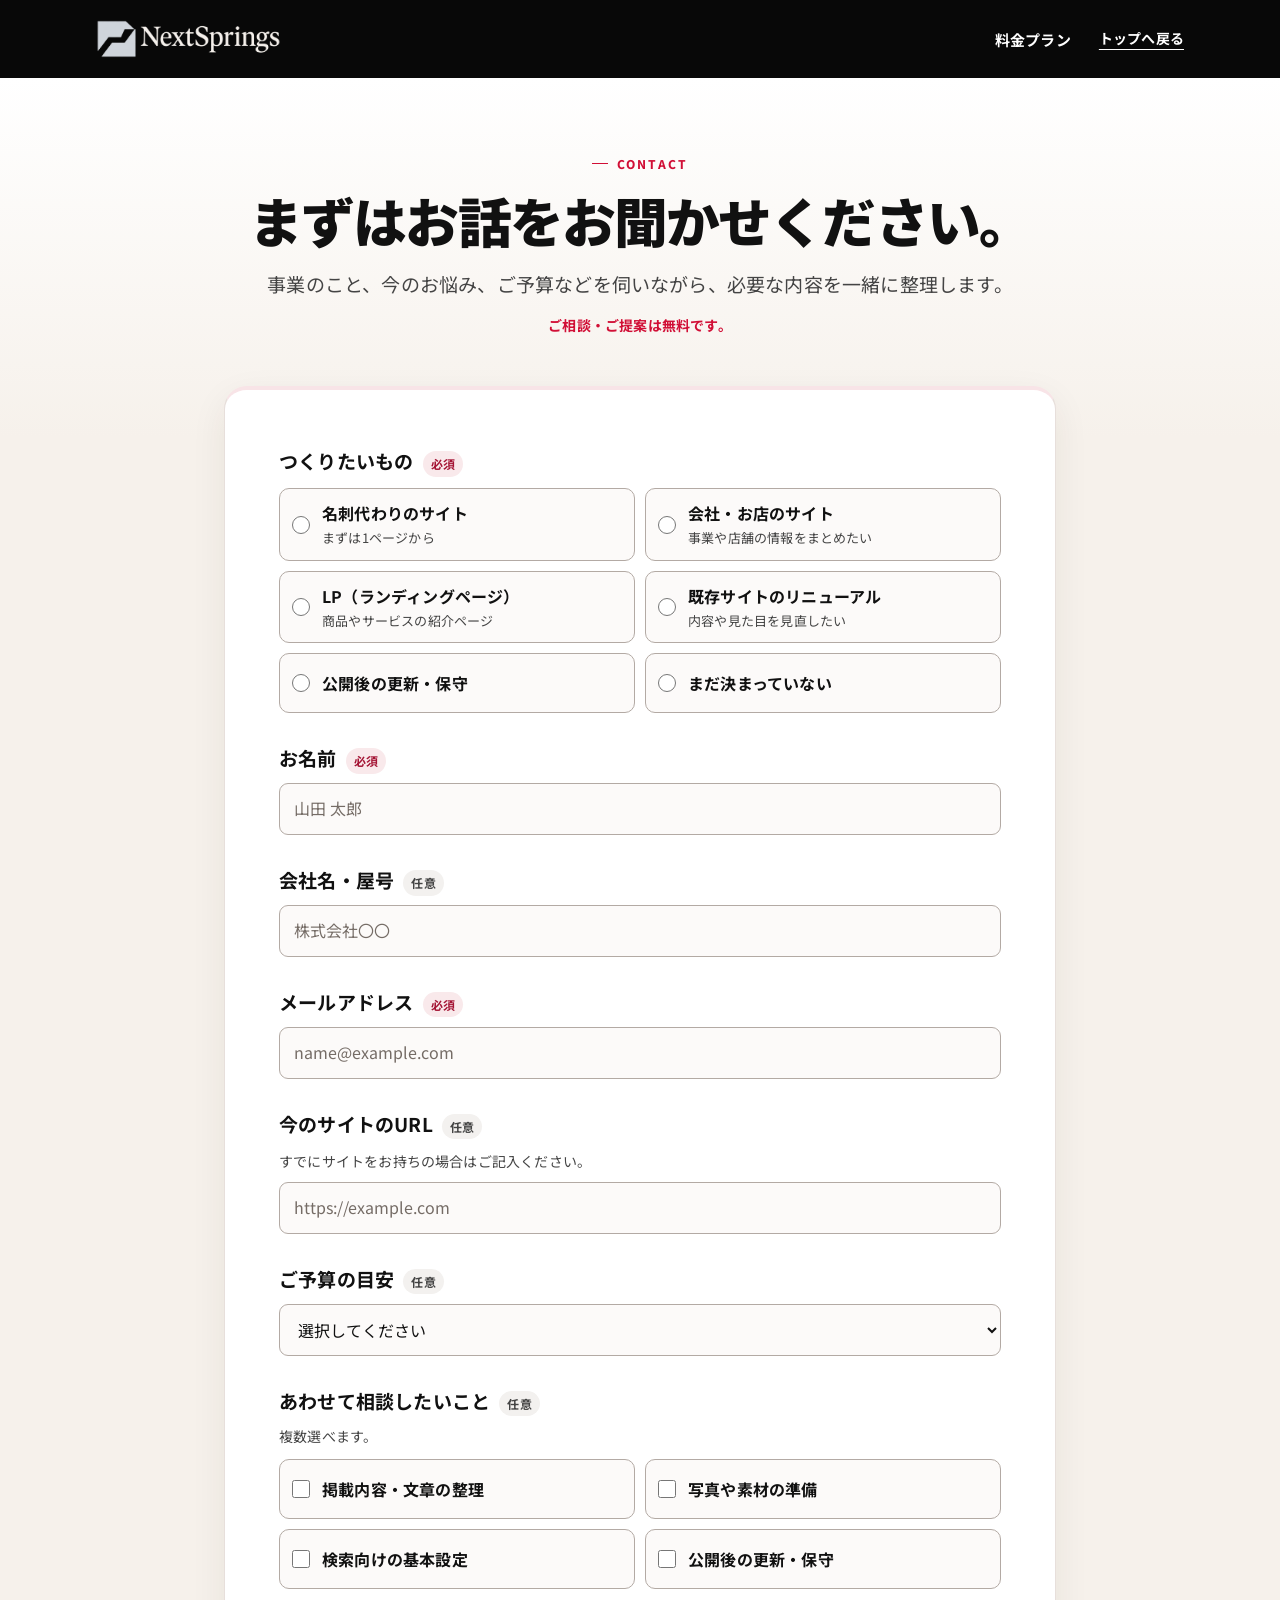
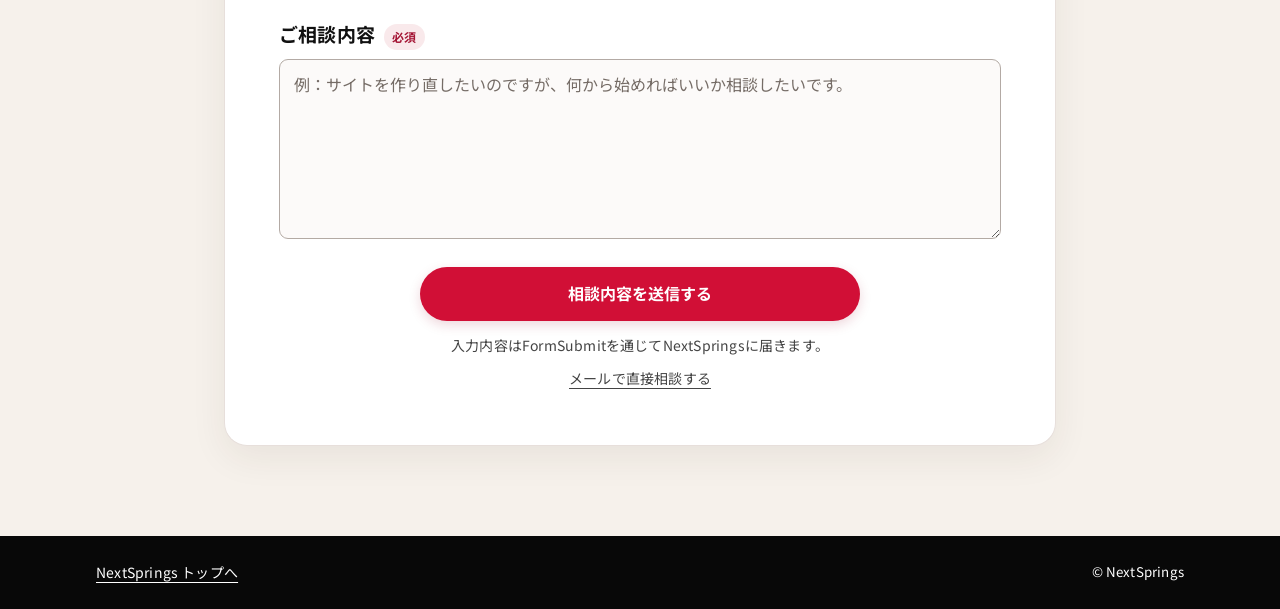
<file: contact.html>
<!doctype html>
<html lang="ja">
  <head>
    <meta charset="utf-8">
    <meta name="viewport" content="width=device-width, initial-scale=1">
    <meta name="theme-color" content="#080808">
    <meta name="description" content="NextSpringsのWebサイト制作・リニューアル・保守に関するご相談窓口です。">
    <meta name="robots" content="max-image-preview:large">
    <title>お問い合わせ・ご相談｜NextSprings</title>
    <link rel="icon" type="image/png" href="./assets/favicon.png" sizes="96x96">
    <link rel="preconnect" href="https://fonts.googleapis.com">
    <link rel="preconnect" href="https://fonts.gstatic.com" crossorigin>
    <link
      href="https://fonts.googleapis.com/css2?family=Noto+Sans+JP:wght@400;500;700;800;900&amp;display=swap"
      rel="stylesheet"
    >
    <link rel="stylesheet" href="./styles.css?v=16">
    <link rel="stylesheet" href="./contact.css?v=2">
    <link rel="stylesheet" href="./motion.css?v=3">
    <link rel="canonical" href="https://ue070924-source.github.io/nextspringsdesign/contact.html">
    <meta property="og:type" content="website">
    <meta property="og:locale" content="ja_JP">
    <meta property="og:site_name" content="NextSprings">
    <meta property="og:title" content="お問い合わせ・ご相談｜NextSprings">
    <meta property="og:description" content="NextSpringsのWebサイト制作・リニューアル・保守に関するご相談窓口です。">
    <meta property="og:url" content="https://ue070924-source.github.io/nextspringsdesign/contact.html">
    <meta property="og:image" content="https://ue070924-source.github.io/nextspringsdesign/assets/nextsprings-share.jpg">
    <meta property="og:image:width" content="1200">
    <meta property="og:image:height" content="630">
    <meta property="og:image:alt" content="NextSprings 小さなお店・事業のホームページ制作">
    <meta name="twitter:card" content="summary_large_image">
    <script type="application/ld+json">
      {
        "@context": "https://schema.org",
        "@graph": [
          {
            "@type": "BreadcrumbList",
            "@id": "https://ue070924-source.github.io/nextspringsdesign/contact.html#breadcrumb",
            "itemListElement": [
              {
                "@type": "ListItem",
                "position": 1,
                "name": "ホーム",
                "item": "https://ue070924-source.github.io/nextspringsdesign/"
              },
              {
                "@type": "ListItem",
                "position": 2,
                "name": "お問い合わせ",
                "item": "https://ue070924-source.github.io/nextspringsdesign/contact.html"
              }
            ]
          },
          {
            "@type": "ContactPage",
            "@id": "https://ue070924-source.github.io/nextspringsdesign/contact.html#webpage",
            "url": "https://ue070924-source.github.io/nextspringsdesign/contact.html",
            "name": "お問い合わせ",
            "description": "NextSpringsのWebサイト制作・リニューアル・保守に関するご相談窓口です。",
            "inLanguage": "ja",
            "isPartOf": {
              "@id": "https://ue070924-source.github.io/nextspringsdesign/#website"
            },
            "breadcrumb": {
              "@id": "https://ue070924-source.github.io/nextspringsdesign/contact.html#breadcrumb"
            }
          }
        ]
      }
    </script>
  </head>
  <body class="contact-page">
    <a class="skip" href="#main">本文へ移動</a>

    <header class="site-header">
      <div class="wrap header-inner">
        <a class="brand" href="./#top" aria-label="NextSprings トップへ">
          <img
            src="./assets/nextsprings-logo-f1.png"
            alt="NextSprings"
            width="185"
            height="38"
          >
        </a>
        <nav aria-label="メインナビゲーション">
          <a class="nav-link" href="./#pricing">料金プラン</a>
          <a class="inquiry-home" href="./#top">トップへ戻る</a>
        </nav>
      </div>
    </header>

    <main id="main" class="inquiry-main">
      <div class="wrap">
        <div class="inquiry-intro">
          <span class="eyebrow red" lang="en">CONTACT</span>
          <h1><span>まずはお話を</span><wbr><span>お聞かせください。</span></h1>
          <p>事業のこと、今のお悩み、ご予算などを伺いながら、必要な内容を一緒に整理します。</p>
          <p class="inquiry-free">ご相談・ご提案は無料です。</p>
        </div>

        <form id="inquiry-form" class="inquiry-form" action="https://formsubmit.co/ue070924@gmail.com" method="post" aria-label="制作のご相談フォーム">
          <input type="hidden" name="_subject" value="【NextSprings】Web制作のご相談">
          <input type="hidden" name="_template" value="table">
          <!-- お問い合わせの種類 -->
          <fieldset class="inquiry-group">
            <legend>つくりたいもの <span class="inquiry-badge required">必須</span></legend>
            <div class="inquiry-options">
              <label class="inquiry-option">
                <input type="radio" name="つくりたいもの" value="名刺代わりのサイト" required>
                <span>名刺代わりのサイト<small>まずは1ページから</small></span>
              </label>
              <label class="inquiry-option">
                <input type="radio" name="つくりたいもの" value="会社・お店のサイト">
                <span>会社・お店のサイト<small>事業や店舗の情報をまとめたい</small></span>
              </label>
              <label class="inquiry-option">
                <input type="radio" name="つくりたいもの" value="LP（ランディングページ）">
                <span>LP（ランディングページ）<small>商品やサービスの紹介ページ</small></span>
              </label>
              <label class="inquiry-option">
                <input type="radio" name="つくりたいもの" value="既存サイトのリニューアル">
                <span>既存サイトのリニューアル<small>内容や見た目を見直したい</small></span>
              </label>
              <label class="inquiry-option">
                <input type="radio" name="つくりたいもの" value="公開後の更新・保守">
                <span>公開後の更新・保守</span>
              </label>
              <label class="inquiry-option">
                <input type="radio" name="つくりたいもの" value="まだ決まっていない">
                <span>まだ決まっていない</span>
              </label>
            </div>
          </fieldset>

          <!-- 連絡先とご予算 -->
          <div class="inquiry-field">
            <label for="inquiry-name">お名前 <span class="inquiry-badge required">必須</span></label>
            <input
              id="inquiry-name"
              name="お名前"
              type="text"
              autocomplete="name"
              maxlength="100"
              placeholder="山田 太郎"
              required
            >
          </div>

          <div class="inquiry-field">
            <label for="inquiry-company">会社名・屋号 <span class="inquiry-badge">任意</span></label>
            <input
              id="inquiry-company"
              name="会社名・屋号"
              type="text"
              autocomplete="organization"
              maxlength="120"
              placeholder="株式会社〇〇"
            >
          </div>

          <div class="inquiry-field">
            <label for="inquiry-reply">メールアドレス <span class="inquiry-badge required">必須</span></label>
            <input
              id="inquiry-reply"
              name="email"
              type="email"
              autocomplete="email"
              maxlength="254"
              placeholder="name@example.com"
              required
            >
          </div>

          <div class="inquiry-field">
            <label for="inquiry-site">今のサイトのURL <span class="inquiry-badge">任意</span></label>
            <p id="inquiry-site-help" class="inquiry-help">すでにサイトをお持ちの場合はご記入ください。</p>
            <input
              id="inquiry-site"
              name="現在のサイトURL"
              type="url"
              autocomplete="url"
              maxlength="500"
              placeholder="https://example.com"
              aria-describedby="inquiry-site-help"
            >
          </div>

          <div class="inquiry-field">
            <label for="inquiry-budget">ご予算の目安 <span class="inquiry-badge">任意</span></label>
            <select id="inquiry-budget" name="ご予算の目安">
              <option value="">選択してください</option>
              <option>3万円〜5万円未満</option>
              <option>5万円〜10万円未満</option>
              <option>10万円以上</option>
              <option>相談して決めたい</option>
            </select>
          </div>

          <!-- 追加のご相談・本文 -->
          <fieldset class="inquiry-group" aria-describedby="inquiry-topics-help">
            <legend>あわせて相談したいこと <span class="inquiry-badge">任意</span></legend>
            <p id="inquiry-topics-help" class="inquiry-help">複数選べます。</p>
            <div class="inquiry-options">
              <label class="inquiry-option">
                <input type="checkbox" name="追加相談（掲載内容・文章の整理）" value="希望する">
                <span>掲載内容・文章の整理</span>
              </label>
              <label class="inquiry-option">
                <input type="checkbox" name="追加相談（写真や素材の準備）" value="希望する">
                <span>写真や素材の準備</span>
              </label>
              <label class="inquiry-option">
                <input type="checkbox" name="追加相談（検索向けの基本設定）" value="希望する">
                <span>検索向けの基本設定</span>
              </label>
              <label class="inquiry-option">
                <input type="checkbox" name="追加相談（公開後の更新・保守）" value="希望する">
                <span>公開後の更新・保守</span>
              </label>
            </div>
          </fieldset>

          <div class="inquiry-field">
            <label for="inquiry-message">ご相談内容 <span class="inquiry-badge required">必須</span></label>
            <textarea
              id="inquiry-message"
              name="ご相談内容"
              rows="6"
              maxlength="1500"
              placeholder="例：サイトを作り直したいのですが、何から始めればいいか相談したいです。"
              required
            ></textarea>
          </div>

          <div class="inquiry-submit">
            <button class="button primary inquiry-primary" type="submit">相談内容を送信する</button>
            <p>入力内容はFormSubmitを通じてNextSpringsに届きます。</p>
            <!-- 受信用メールアドレスを変更するときは、フォームの action と下記リンクの href を編集する。 -->
            <p><a id="inquiry-email" href="mailto:ue070924@gmail.com">メールで直接相談する</a></p>
          </div>
        </form>
      </div>
    </main>

    <script>
      const form = document.getElementById("inquiry-form");
      const requiredText = [form.elements["お名前"], form.elements["ご相談内容"]];
      for (const field of requiredText) {
        field.addEventListener("input", () => field.setCustomValidity(""));
      }
      form.addEventListener("submit", (event) => {
        for (const field of requiredText) {
          field.setCustomValidity(field.value.trim() ? "" : "空白以外の文字を入力してください。");
        }
        if (!form.reportValidity()) {
          event.preventDefault();
        }
      });
    </script>

    <footer class="inquiry-footer">
      <div class="wrap">
        <a href="./#top">NextSprings トップへ</a>
        <small>© NextSprings</small>
      </div>
    </footer>
  </body>
</html>
</file>
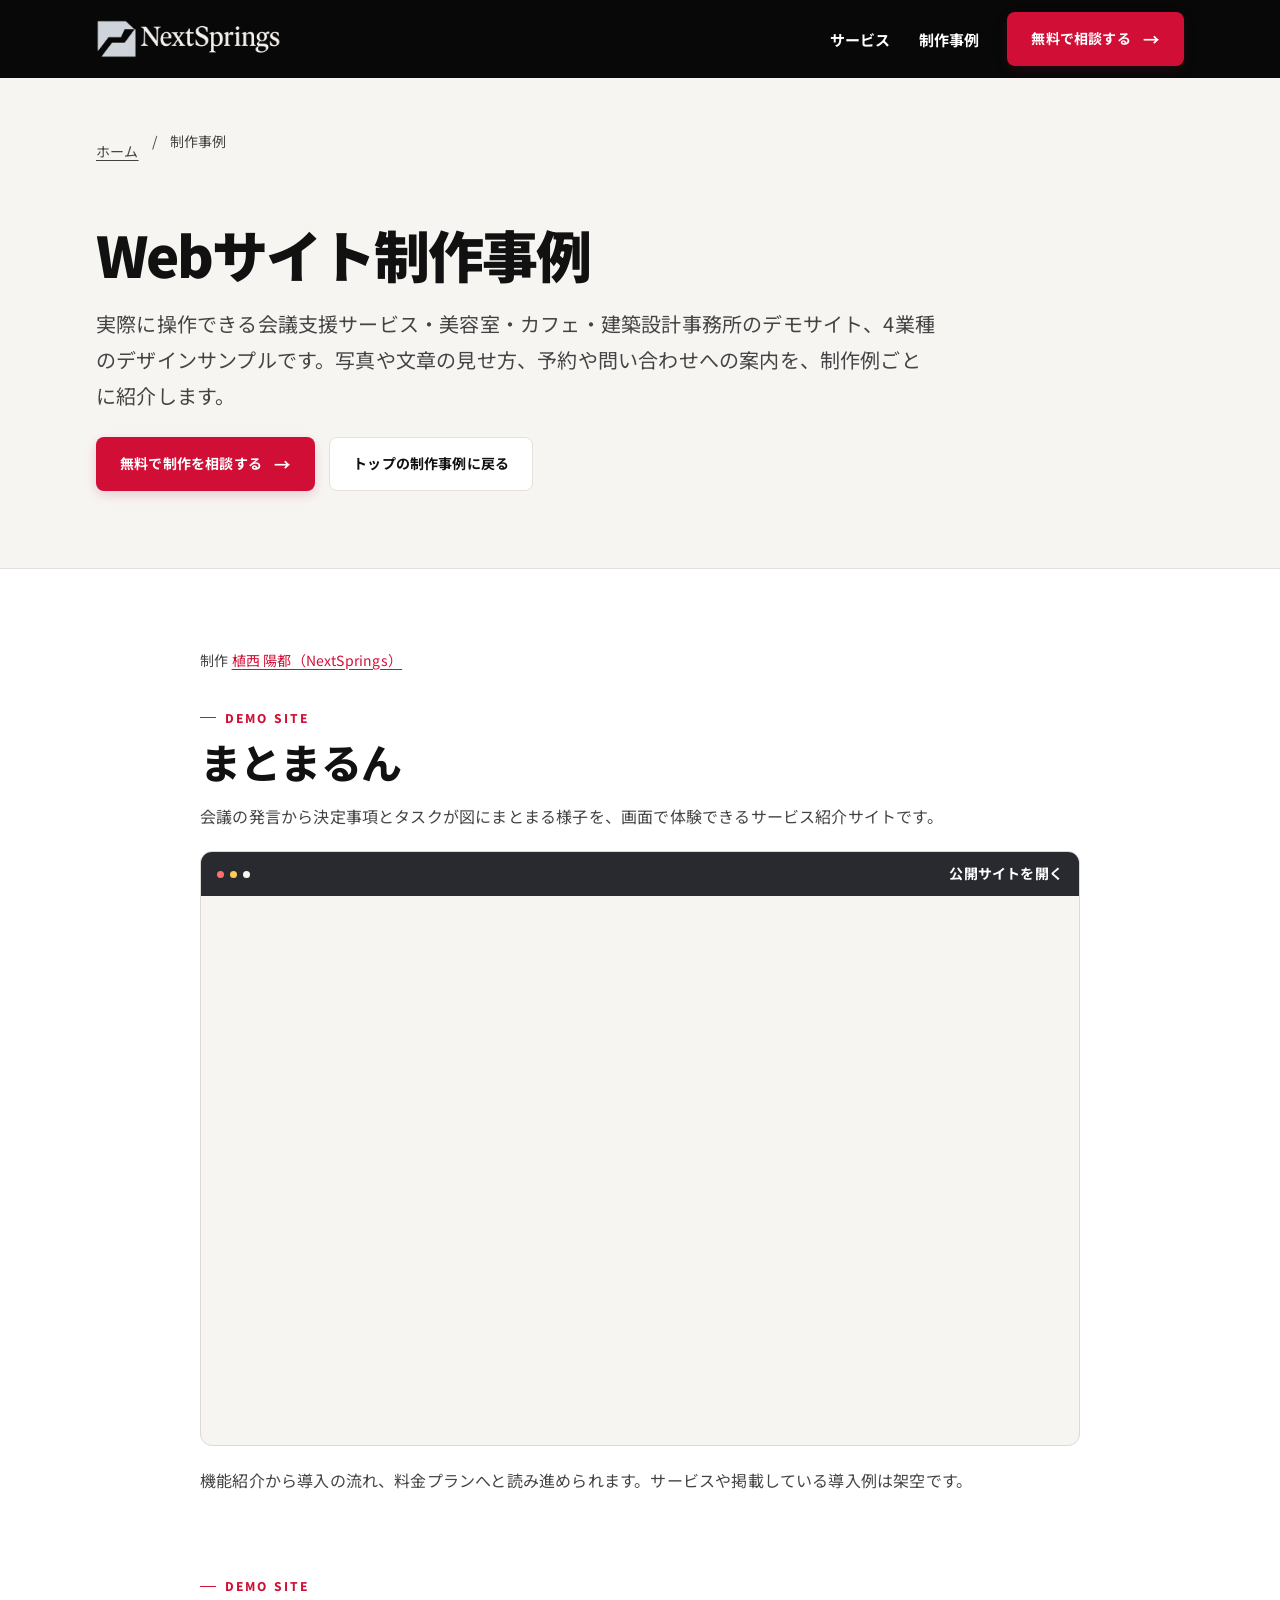
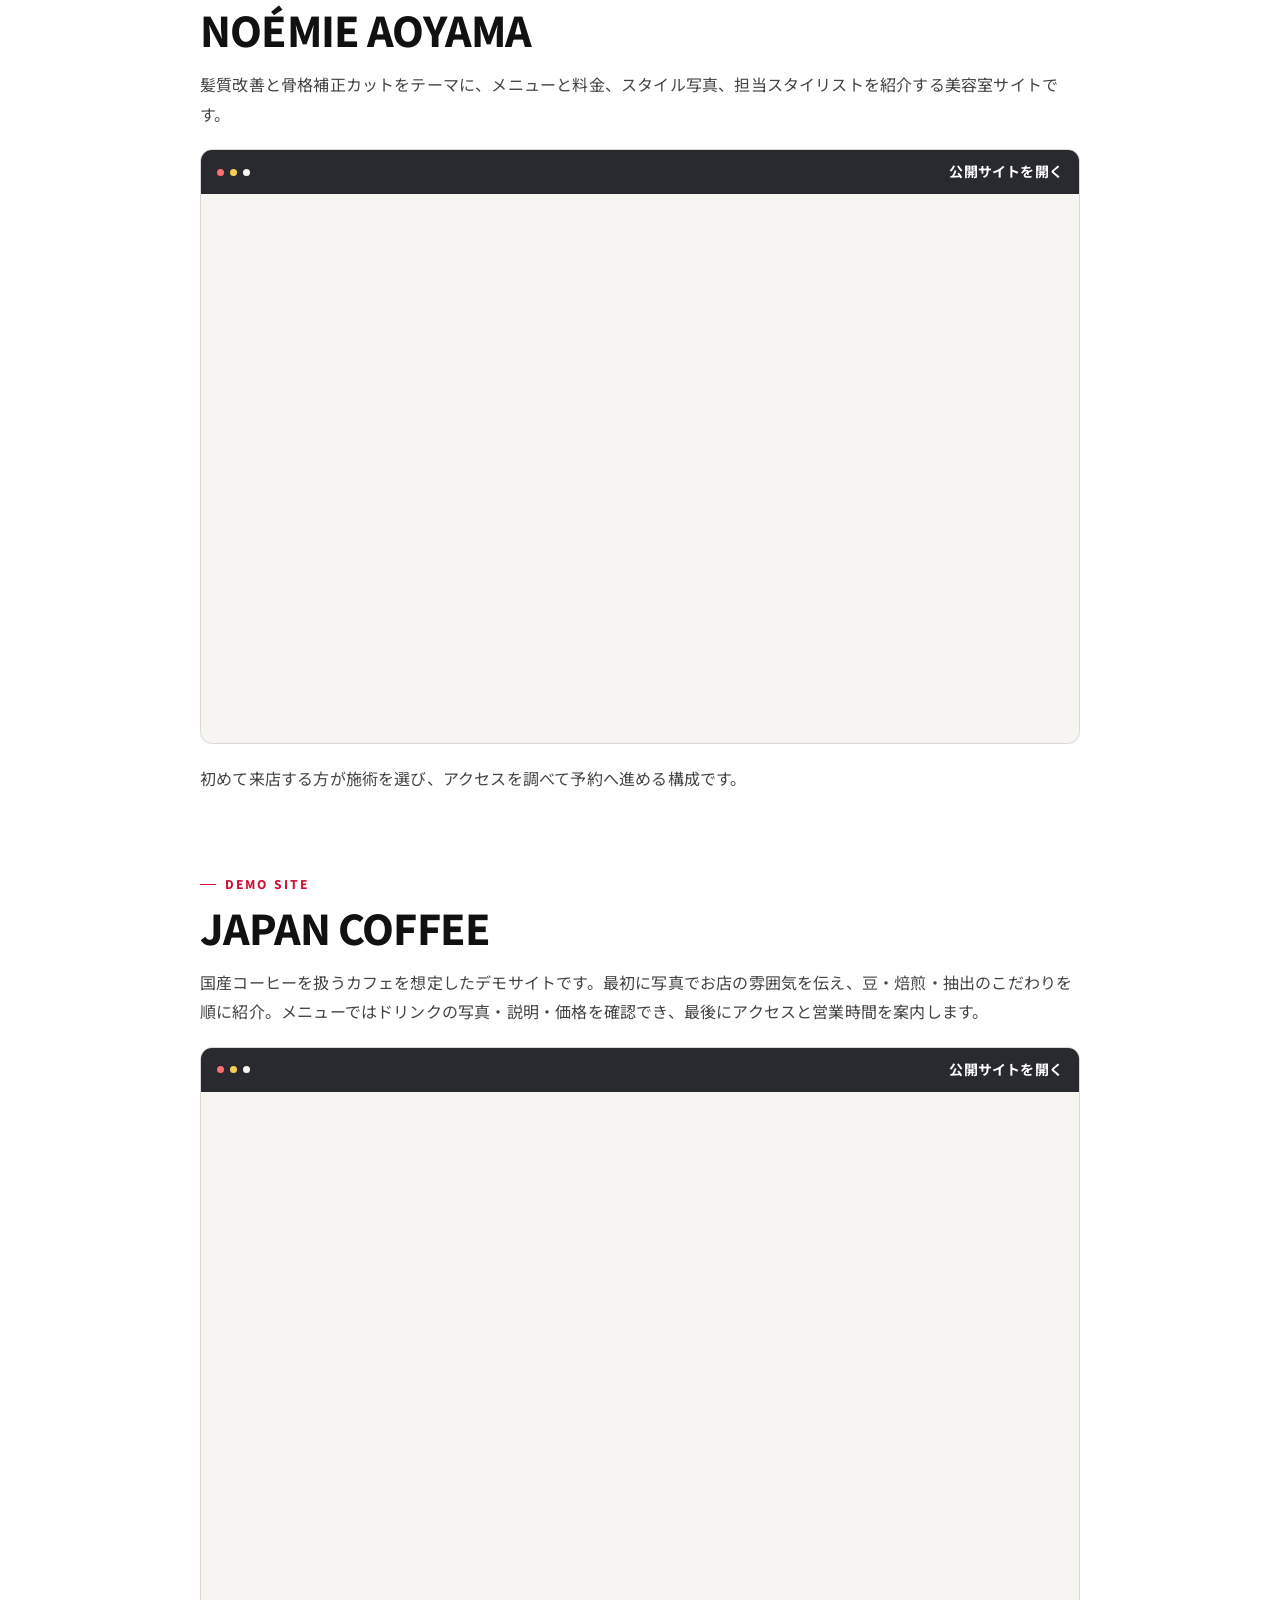
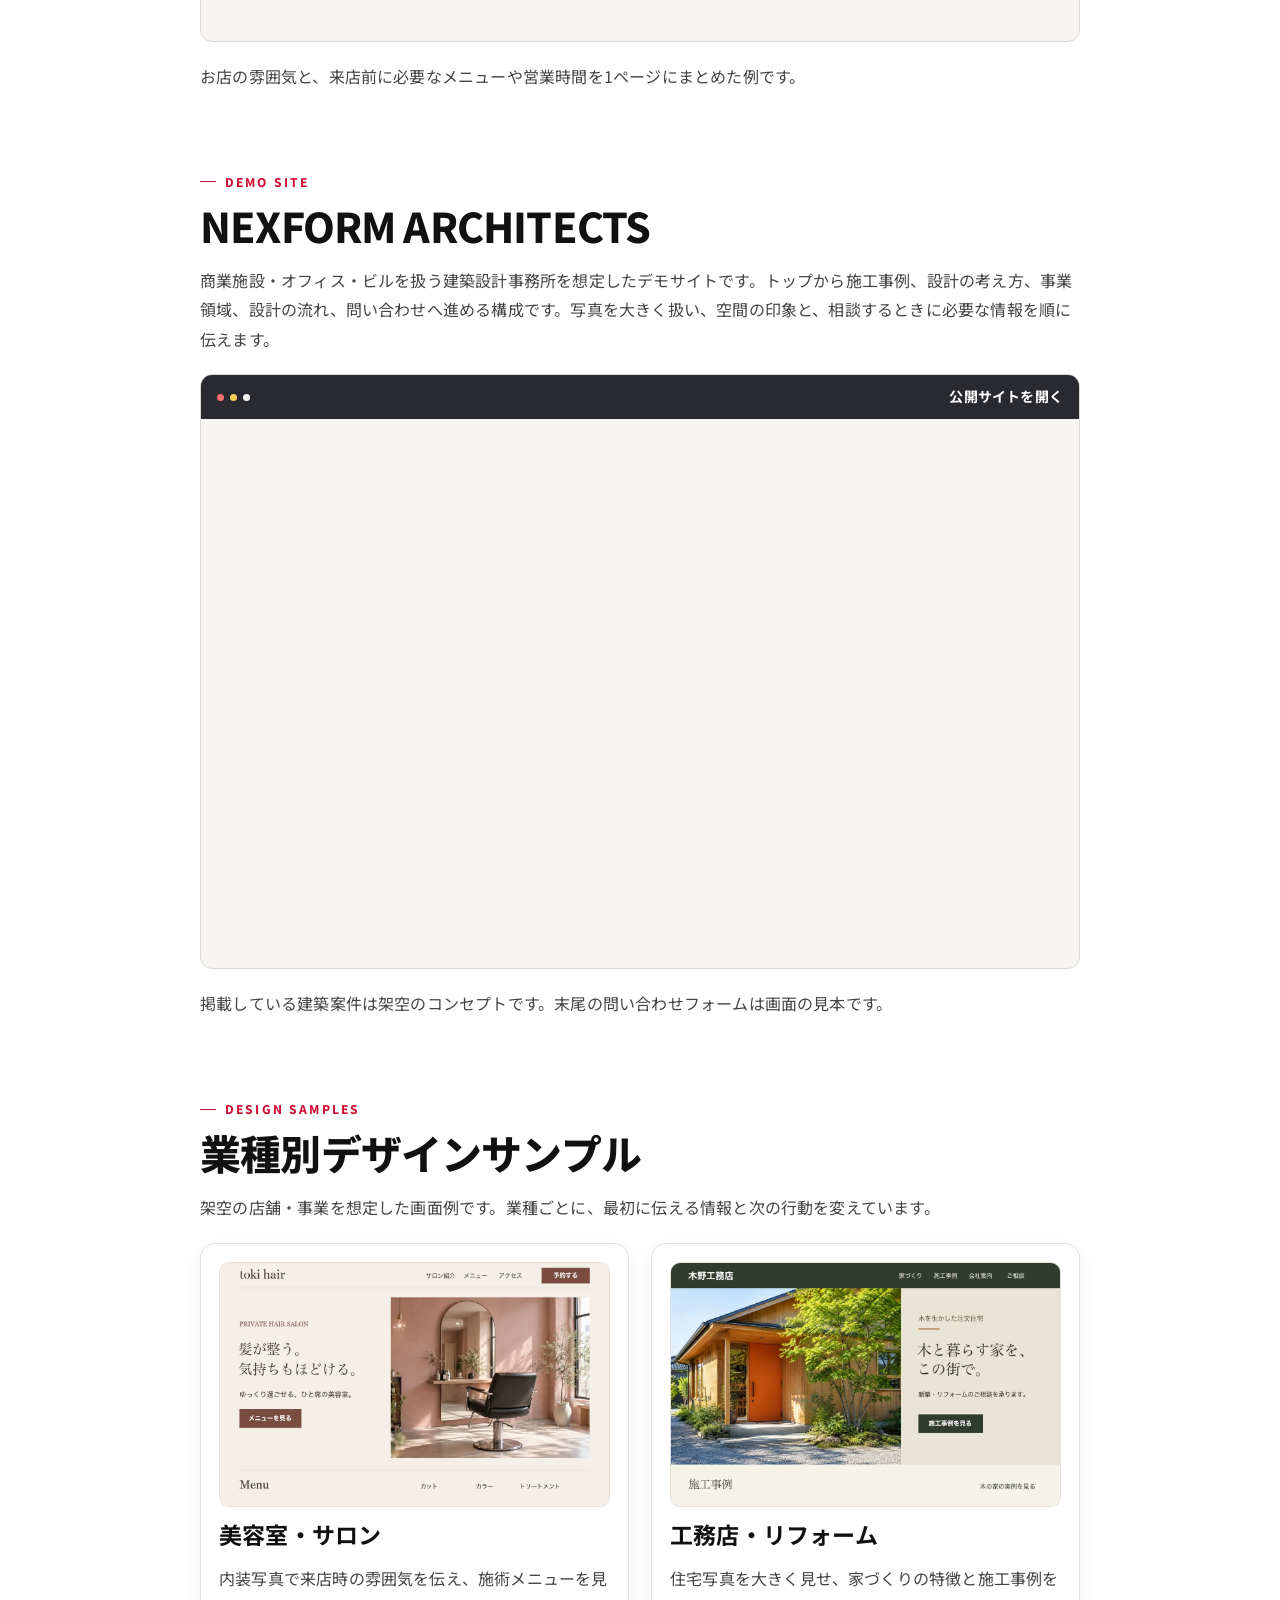
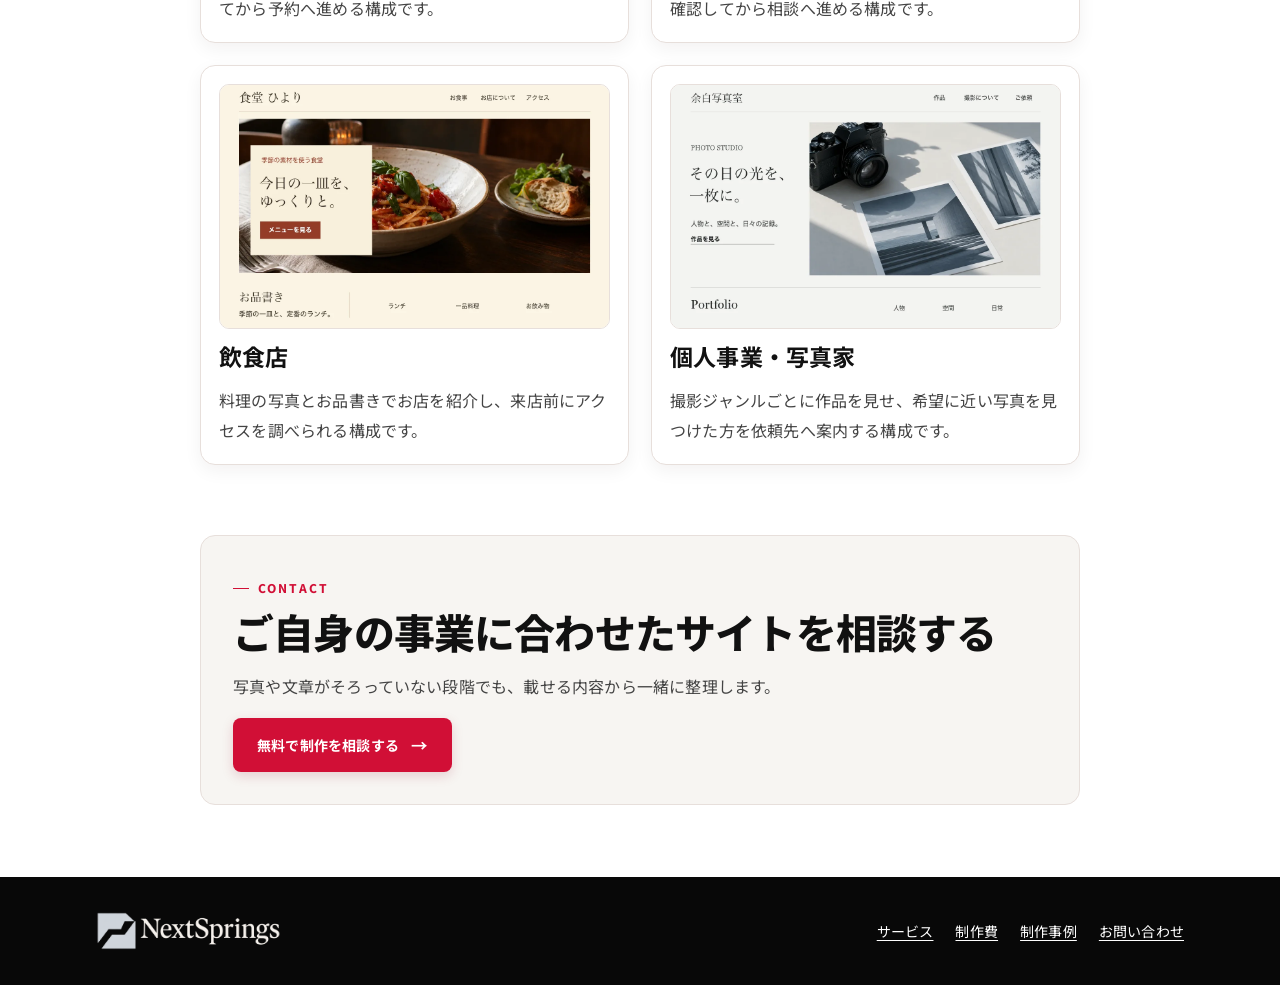
<file: works.html>
<!doctype html>
<html lang="ja">
  <head>
    <meta charset="utf-8">
    <meta name="viewport" content="width=device-width, initial-scale=1">
    <meta name="theme-color" content="#080808">
    <meta name="description" content="NextSpringsのWebサイト制作事例。会議支援サービス・美容室・カフェ・建築設計事務所のデモサイト、サロン・工務店・飲食店・写真家のデザインサンプルをご紹介します。">
    <meta name="robots" content="max-image-preview:large">
    <title>デモサイト・業種別デザインサンプル｜NextSprings</title>
    <link rel="icon" type="image/png" href="./assets/favicon.png" sizes="96x96">
    <link rel="preconnect" href="https://fonts.googleapis.com">
    <link rel="preconnect" href="https://fonts.gstatic.com" crossorigin>
    <link
      href="https://fonts.googleapis.com/css2?family=Noto+Sans+JP:wght@400;500;700;800;900&amp;display=swap"
      rel="stylesheet"
    >
    <link rel="stylesheet" href="./styles.css?v=16">
    <link rel="stylesheet" href="./detail.css?v=4">
    <link rel="stylesheet" href="./motion.css?v=3">
    <script src="./site.js?v=4" defer></script>
    <script src="./motion.js?v=2" defer></script>
    <link rel="canonical" href="https://ue070924-source.github.io/nextspringsdesign/works.html">
    <meta property="og:type" content="website">
    <meta property="og:locale" content="ja_JP">
    <meta property="og:site_name" content="NextSprings">
    <meta property="og:title" content="デモサイト・業種別デザインサンプル｜NextSprings">
    <meta property="og:description" content="NextSpringsのWebサイト制作事例。会議支援サービス・美容室・カフェ・建築設計事務所のデモサイト、サロン・工務店・飲食店・写真家のデザインサンプルをご紹介します。">
    <meta property="og:url" content="https://ue070924-source.github.io/nextspringsdesign/works.html">
    <meta property="og:image" content="https://ue070924-source.github.io/nextspringsdesign/assets/nextsprings-share.jpg">
    <meta property="og:image:width" content="1200">
    <meta property="og:image:height" content="630">
    <meta property="og:image:alt" content="NextSprings 小さなお店・事業のホームページ制作">
    <meta name="twitter:card" content="summary_large_image">
    <script type="application/ld+json">
      {
        "@context": "https://schema.org",
        "@graph": [
          {
            "@type": "BreadcrumbList",
            "@id": "https://ue070924-source.github.io/nextspringsdesign/works.html#breadcrumb",
            "itemListElement": [
              {
                "@type": "ListItem",
                "position": 1,
                "name": "ホーム",
                "item": "https://ue070924-source.github.io/nextspringsdesign/"
              },
              {
                "@type": "ListItem",
                "position": 2,
                "name": "制作事例",
                "item": "https://ue070924-source.github.io/nextspringsdesign/works.html"
              }
            ]
          },
          {
            "@type": "CollectionPage",
            "@id": "https://ue070924-source.github.io/nextspringsdesign/works.html#webpage",
            "url": "https://ue070924-source.github.io/nextspringsdesign/works.html",
            "name": "制作事例",
            "description": "NextSpringsのWebサイト制作事例。会議支援サービス・美容室・カフェ・建築設計事務所のデモサイト、サロン・工務店・飲食店・写真家のデザインサンプルをご紹介します。",
            "inLanguage": "ja",
            "isPartOf": {
              "@id": "https://ue070924-source.github.io/nextspringsdesign/#website"
            },
            "breadcrumb": {
              "@id": "https://ue070924-source.github.io/nextspringsdesign/works.html#breadcrumb"
            },
            "mainEntity": [
              {
                "@type": "CreativeWork",
                "@id": "https://ue070924-source.github.io/nextspringsdesign/works.html#japan-coffee",
                "name": "JAPAN COFFEE",
                "url": "https://ue070924-source.github.io/japan-cofe-2.0/",
                "creator": {
                  "@id": "https://ue070924-source.github.io/nextspringsdesign/#haruto-uenishi"
                },
                "image": "https://ue070924-source.github.io/nextspringsdesign/assets/japan-coffee-site.webp"
              },
              {
                "@type": "CreativeWork",
                "@id": "https://ue070924-source.github.io/nextspringsdesign/works.html#nexform",
                "name": "NEXFORM ARCHITECTS",
                "url": "https://ue070924-source.github.io/nexform/",
                "creator": {
                  "@id": "https://ue070924-source.github.io/nextspringsdesign/#haruto-uenishi"
                },
                "image": "https://ue070924-source.github.io/nextspringsdesign/assets/nexform-site.webp"
              }
            ]
          }
        ]
      }
    </script>
  </head>
  <body>
    <a class="skip" href="#main">本文へ移動</a>

    <header class="site-header">
      <div class="wrap header-inner">
        <a class="brand" href="./" aria-label="NextSprings トップへ">
          <img src="./assets/nextsprings-logo-f1.png" alt="NextSprings" width="185" height="38">
        </a>
        <nav aria-label="メインナビゲーション">
          <a class="nav-link" href="./#services">サービス</a>
          <a class="nav-link" href="./works.html">制作事例</a>
          <a class="button primary" href="./contact.html" data-consultation-target>無料で相談する</a>
        </nav>
      </div>
    </header>

    <main id="main">
      <div class="detail-hero">
        <div class="wrap">
          <nav class="detail-breadcrumb" aria-label="パンくずリスト">
            <ol role="list">
              <li><a href="./">ホーム</a></li>
              <li><span aria-current="page">制作事例</span></li>
            </ol>
          </nav>
          <h1>Webサイト制作事例</h1>
          <p class="detail-intro">実際に操作できる会議支援サービス・美容室・カフェ・建築設計事務所のデモサイト、4業種のデザインサンプルです。写真や文章の見せ方、予約や問い合わせへの案内を、制作例ごとに紹介します。</p>
          <div class="actions" data-consultation-target>
            <a class="button primary" href="./contact.html">無料で制作を相談する</a>
            <a class="button secondary" href="./#works">トップの制作事例に戻る</a>
          </div>
        </div>
      </div>

      <div class="wrap detail-body">
        <p class="detail-credit">制作 <a href="./#about">植西 陽都（NextSprings）</a></p>

        <article class="detail-case" id="matomarun-site" aria-labelledby="case-matomarun-site">
          <span class="eyebrow" lang="en" aria-hidden="true" data-reveal>DEMO SITE</span>
          <h2 id="case-matomarun-site">まとまるん</h2>
          <p>会議の発言から決定事項とタスクが図にまとまる様子を、画面で体験できるサービス紹介サイトです。</p>
          <div class="site-preview">
            <div class="site-preview-bar" aria-hidden="true"></div>
            <div class="site-preview-screen">
              <iframe
                src="https://ue070924-source.github.io/matomarun-site/"
                title="まとまるんのトップページ"
                loading="lazy"
                sandbox="allow-scripts allow-same-origin"
                referrerpolicy="no-referrer"
                tabindex="-1"
                inert
              ></iframe>
            </div>
            <a
              class="site-preview-link"
              href="https://ue070924-source.github.io/matomarun-site/"
              target="_blank"
              rel="noopener"
              aria-label="まとまるんの公開サイトを開く（新しいタブ）"
            >公開サイトを開く</a>
          </div>
          <p>機能紹介から導入の流れ、料金プランへと読み進められます。サービスや掲載している導入例は架空です。</p>
        </article>

        <article class="detail-case" id="noemie-aoyama" aria-labelledby="case-noemie-aoyama">
          <span class="eyebrow" lang="en" aria-hidden="true" data-reveal>DEMO SITE</span>
          <h2 id="case-noemie-aoyama" lang="en">NOÉMIE AOYAMA</h2>
          <p>髪質改善と骨格補正カットをテーマに、メニューと料金、スタイル写真、担当スタイリストを紹介する美容室サイトです。</p>
          <div class="site-preview">
            <div class="site-preview-bar" aria-hidden="true"></div>
            <div class="site-preview-screen">
              <iframe
                src="https://ue070924-source.github.io/noemie-aoyama/"
                title="NOÉMIE AOYAMAのトップページ"
                loading="lazy"
                sandbox="allow-scripts allow-same-origin"
                referrerpolicy="no-referrer"
                tabindex="-1"
                inert
              ></iframe>
            </div>
            <a
              class="site-preview-link"
              href="https://ue070924-source.github.io/noemie-aoyama/"
              target="_blank"
              rel="noopener"
              aria-label="NOÉMIE AOYAMAの公開サイトを開く（新しいタブ）"
            >公開サイトを開く</a>
          </div>
          <p>初めて来店する方が施術を選び、アクセスを調べて予約へ進める構成です。</p>
        </article>

        <article class="detail-case" id="japan-coffee" aria-labelledby="case-coffee">
          <span class="eyebrow" lang="en" aria-hidden="true" data-reveal>DEMO SITE</span>
          <h2 id="case-coffee" lang="en">JAPAN COFFEE</h2>
          <p>国産コーヒーを扱うカフェを想定したデモサイトです。最初に写真でお店の雰囲気を伝え、豆・焙煎・抽出のこだわりを順に紹介。メニューではドリンクの写真・説明・価格を確認でき、最後にアクセスと営業時間を案内します。</p>
          <div class="site-preview">
            <div class="site-preview-bar" aria-hidden="true"></div>
            <div class="site-preview-screen">
              <iframe
                src="https://ue070924-source.github.io/japan-cofe-2.0/"
                title="JAPAN COFFEEのトップページ"
                loading="lazy"
                sandbox="allow-scripts allow-same-origin"
                referrerpolicy="no-referrer"
                tabindex="-1"
                inert
              ></iframe>
            </div>
            <a
              class="site-preview-link"
              href="https://ue070924-source.github.io/japan-cofe-2.0/"
              target="_blank"
              rel="noopener"
              aria-label="JAPAN COFFEEの公開サイトを開く（新しいタブ）"
            >公開サイトを開く</a>
          </div>
          <p>お店の雰囲気と、来店前に必要なメニューや営業時間を1ページにまとめた例です。</p>
        </article>

        <article class="detail-case" id="nexform" aria-labelledby="case-nexform">
          <span class="eyebrow" lang="en" aria-hidden="true" data-reveal>DEMO SITE</span>
          <h2 id="case-nexform" lang="en">NEXFORM ARCHITECTS</h2>
          <p>商業施設・オフィス・ビルを扱う建築設計事務所を想定したデモサイトです。トップから施工事例、設計の考え方、事業領域、設計の流れ、問い合わせへ進める構成です。写真を大きく扱い、空間の印象と、相談するときに必要な情報を順に伝えます。</p>
          <div class="site-preview">
            <div class="site-preview-bar" aria-hidden="true"></div>
            <div class="site-preview-screen">
              <iframe
                src="https://ue070924-source.github.io/nexform/"
                title="NEXFORM ARCHITECTSのトップページ"
                loading="lazy"
                sandbox="allow-scripts allow-same-origin"
                referrerpolicy="no-referrer"
                tabindex="-1"
                inert
              ></iframe>
            </div>
            <a
              class="site-preview-link"
              href="https://ue070924-source.github.io/nexform/"
              target="_blank"
              rel="noopener"
              aria-label="NEXFORM ARCHITECTSの公開サイトを開く（新しいタブ）"
            >公開サイトを開く</a>
          </div>
          <p>掲載している建築案件は架空のコンセプトです。末尾の問い合わせフォームは画面の見本です。</p>
        </article>

        <section class="detail-case" id="design-samples" aria-labelledby="design-samples-heading">
          <span class="eyebrow" lang="en" aria-hidden="true" data-reveal>DESIGN SAMPLES</span>
          <h2 id="design-samples-heading">業種別デザインサンプル</h2>
          <p>架空の店舗・事業を想定した画面例です。業種ごとに、最初に伝える情報と次の行動を変えています。</p>
          <div class="sample-grid">
            <article data-reveal>
              <img src="./assets/toki-hair-concept-preview.webp" alt="内装写真と施術メニューを配置した美容室サイトの画面例" width="1200" height="750" loading="lazy" decoding="async">
              <h3>美容室・サロン</h3>
              <p>内装写真で来店時の雰囲気を伝え、施術メニューを見てから予約へ進める構成です。</p>
            </article>
            <article data-reveal data-delay="1">
              <img src="./assets/kino-concept-preview.webp" alt="木造住宅の写真と施工事例への案内を配置した工務店サイトの画面例" width="1200" height="750" loading="lazy" decoding="async">
              <h3>工務店・リフォーム</h3>
              <p>住宅写真を大きく見せ、家づくりの特徴と施工事例を確認してから相談へ進める構成です。</p>
            </article>
            <article data-reveal>
              <img src="./assets/hiyori-concept-preview.webp" alt="料理写真とお品書きを配置した飲食店サイトの画面例" width="1200" height="750" loading="lazy" decoding="async">
              <h3>飲食店</h3>
              <p>料理の写真とお品書きでお店を紹介し、来店前にアクセスを調べられる構成です。</p>
            </article>
            <article data-reveal data-delay="1">
              <img src="./assets/yohaku-concept-preview.webp" alt="撮影ジャンルごとに作品を案内する写真家サイトの画面例" width="1200" height="750" loading="lazy" decoding="async">
              <h3>個人事業・写真家</h3>
              <p>撮影ジャンルごとに作品を見せ、希望に近い写真を見つけた方を依頼先へ案内する構成です。</p>
            </article>
          </div>
        </section>

        <section class="detail-box" aria-labelledby="works-contact" data-reveal data-consultation-target>
          <span class="eyebrow" lang="en" aria-hidden="true">CONTACT</span>
          <h2 id="works-contact">ご自身の事業に合わせたサイトを相談する</h2>
          <p>写真や文章がそろっていない段階でも、載せる内容から一緒に整理します。</p>
          <a class="button primary" href="./contact.html">無料で制作を相談する</a>
        </section>
      </div>
    </main>

    <footer class="detail-footer" data-consultation-target>
      <div class="wrap">
        <a class="brand" href="./" aria-label="NextSprings トップへ">
          <img src="./assets/nextsprings-logo-f1.png" alt="NextSprings" width="185" height="38">
        </a>
        <nav aria-label="フッターナビゲーション">
          <a href="./#services">サービス</a>
          <a href="./#pricing">制作費</a>
          <a href="./works.html">制作事例</a>
          <a href="./contact.html">お問い合わせ</a>
        </nav>
      </div>
    </footer>

    <div class="mobile-consultation" hidden>
      <a class="button primary" href="./contact.html">無料で制作を相談する</a>
    </div>
  </body>
</html>
</file>
<file: styles.css>
/* 共通の配色・書体・左右余白 */
:root {
  color-scheme: light;
  --ink: #111;
  --body: #444;
  --black: #080808;
  --red: #d10f36;
  --pink: #f8e4e7;
  --gray: #f3f1ef;
  --light: #f7f5f2;
  --line: #e7dfdb;
  --paper: #f6f1eb;
  --rose: #f9e9eb;
  --yellow: #f8ce53;
  --mint: #dcebe4;
  --card-radius: 15px;
  --card-shadow: 0 6px 18px rgb(34 24 20 / .055);
  --gutter: clamp(24px, 7.5vw, 108px);
  font-family: "Noto Sans JP", "Hiragino Kaku Gothic ProN", "Yu Gothic", sans-serif;
  color: var(--ink);
  background: #fff;
  font-synthesis: none;
}

/* 基本スタイルとアクセシビリティ */
*,
*::before,
*::after {
  box-sizing: border-box;
}

body {
  margin: 0;
  line-height: 1.8;
  letter-spacing: .012em;
}

p,
h1,
h2,
h3,
h4,
dl,
dd,
figure,
ul,
ol {
  margin: 0;
}

img {
  display: block;
  max-width: 100%;
}

a {
  color: inherit;
  text-decoration: none;
}

button {
  font: inherit;
}

[hidden] {
  display: none !important;
}

:focus-visible {
  outline: 3px solid #1b59b4;
  outline-offset: 4px;
}

[id] {
  scroll-margin-top: 16px;
}

.sr-only,
.skip:not(:focus) {
  position: absolute;
  width: 1px;
  height: 1px;
  padding: 0;
  overflow: hidden;
  clip-path: inset(50%);
  white-space: nowrap;
}

.skip:focus {
  position: fixed;
  z-index: 2;
  inset: 8px auto auto 8px;
  background: white;
  padding: 10px 16px;
}

/* 共通レイアウトと見出し */
.wrap {
  max-width: calc(1224px + var(--gutter) * 2);
  margin-inline: auto;
  padding-inline: var(--gutter);
}

.section {
  padding-block: clamp(68px, 7.25vw, 112px);
}

.center {
  text-align: center;
}

.gray {
  background: var(--gray);
}

.light {
  background: var(--light);
}

h2 {
  font-size: clamp(27px, 3.1vw, 44px);
  font-weight: 800;
  line-height: 1.36;
  letter-spacing: -.02em;
  text-wrap: balance;
}

h3 {
  font-weight: 700;
  line-height: 1.55;
}

.note {
  font-size: 12px;
  margin-top: 22px;
}

main p {
  color: var(--body);
}

/* 金額は黒の中太で表示 */
.price-text {
  color: var(--ink);
  font-weight: 500;
  font-variant-numeric: tabular-nums;
  white-space: nowrap;
}

/* ヘッダー・ナビゲーション */
.site-header {
  background: var(--black);
  color: #fff;
}

.header-inner {
  min-height: 78px;
  display: flex;
  align-items: center;
  justify-content: space-between;
  gap: 16px;
}

.brand {
  display: inline-flex;
  gap: 8px;
  align-items: center;
  font-weight: 900;
  font-size: 25px;
  line-height: 1.2;
  white-space: nowrap;
  letter-spacing: -.035em;
  min-height: 44px;
}

.brand img {
  flex: 0 0 auto;
  width: 185px;
  height: auto;
}

.site-header nav {
  display: flex;
  gap: 28px;
  align-items: center;
}

.nav-link {
  display: inline-flex;
  align-items: center;
  min-height: 44px;
  font-size: 15px;
  font-weight: 700;
}

.nav-link:hover {
  text-decoration: underline;
  text-underline-offset: 5px;
}

.home-header .home-nav {
  gap: clamp(14px, 2.6vw, 34px);
}

.home-header .nav-link,
.home-header .button {
  white-space: nowrap;
}

.home-header .button {
  min-height: 44px;
}

/* 共通ボタン */
.button {
  min-height: 54px;
  padding: 13px 23px;
  display: inline-flex;
  align-items: center;
  justify-content: center;
  gap: 12px;
  border-radius: 8px;
  border: 1px solid transparent;
  font-size: 14px;
  font-weight: 700;
  line-height: 1.55;
  text-align: center;
}

.button img {
  flex: 0 0 auto;
}

.button.primary {
  background: var(--red);
  color: white;
  box-shadow: 0 4px 12px rgb(157 15 45 / .17);
}

.button.primary:hover {
  background: #ad0d2d;
}

.button.primary[href="./contact.html"]::after {
  content: "→" / "";
  font-size: 1.18em;
  line-height: 1;
}

.button.secondary {
  background: white;
  color: var(--ink);
  border-color: var(--line);
}

.button.secondary[href]:hover {
  background: var(--gray);
}

/* トップ画面 */
.hero {
  padding-block: clamp(42px, 5.2vw, 74px);
}

.hero-wrap {
  max-width: 1440px;
  margin-inline: auto;
  padding-inline: clamp(24px, 4.45vw, 64px);
  display: grid;
  grid-template-columns: minmax(0, 633fr) minmax(0, 612fr);
  align-items: center;
  gap: clamp(22px, 4.65vw, 67px);
}

.hero-copy {
  min-width: 0;
  display: grid;
  gap: 21px;
}

.hero h1 {
  font-size: clamp(35px, 3.48vw, 50px);
  line-height: 1.35;
  font-weight: 900;
  letter-spacing: -.032em;
  display: grid;
  justify-items: start;
  gap: 5px;
}

.hero h1 > span {
  white-space: nowrap;
}

.hero h1 > span:nth-child(2) {
  font-size: 1.1em;
}

.hero h1 > span:last-child {
  font-size: clamp(28px, 3.15vw, 48px);
  white-space: normal;
  word-break: keep-all;
  overflow-wrap: anywhere;
}

.hero h1 > span:first-child,
.hero h1 em {
  padding-inline: .07em;
  background: linear-gradient(transparent 68%, var(--rose) 68%);
}

.hero h1 em {
  font-style: normal;
  -webkit-box-decoration-break: clone;
  box-decoration-break: clone;
}

.hero-copy > p {
  max-width: 544px;
  font-size: 18px;
  line-height: 1.8;
}

.hero-facts {
  display: grid;
  grid-template-columns: 1.13fr 1fr .9fr;
  gap: clamp(12px, 2vw, 24px);
  max-width: 608px;
}

.hero-facts > div {
  min-width: 0;
}

.hero-facts dt {
  color: var(--body);
  font-size: 13px;
  font-weight: 700;
}

.hero-facts dd {
  display: flex;
  flex-wrap: wrap;
  align-items: baseline;
  column-gap: 4px;
  line-height: 1.35;
  white-space: nowrap;
}

.hero-facts strong,
.hero-facts .price-text {
  font-size: clamp(25px, 2.8vw, 40px);
  font-variant-numeric: tabular-nums;
  letter-spacing: -.025em;
}

.hero-facts strong {
  color: var(--red);
  font-weight: 900;
}

.hero-facts .hero-unit {
  font-size: 13px;
  font-weight: 700;
}

.hero-facts .price-text + .hero-unit {
  font-weight: 500;
}

.hero-copy .hero-price-note {
  margin-top: -9px;
  font-size: 13px;
  line-height: 1.7;
  text-wrap: pretty;
}

.actions {
  display: flex;
  flex-wrap: wrap;
  gap: 14px;
}

/* トップ画面の写真 */
.gallery-grid {
  display: grid;
  grid-template-columns: minmax(0, 329fr) minmax(0, 275fr);
  gap: 8px;
}

.gallery-stack {
  display: grid;
  gap: 8px;
}

.gallery-photo {
  position: relative;
  overflow: hidden;
  border-radius: 5px;
}

.gallery-photo img {
  position: absolute;
  inset: 0;
  width: 100%;
  height: 100%;
  object-fit: cover;
}

.gallery-main .gallery-photo:first-child {
  aspect-ratio: 329 / 270;
}

.gallery-main .gallery-photo:last-child {
  aspect-ratio: 329 / 150;
}

.gallery-side .gallery-photo:first-child {
  aspect-ratio: 275 / 164;
}

.gallery-side .gallery-photo:nth-child(2) {
  aspect-ratio: 275 / 154;
}

.gallery-side p {
  min-height: 74px;
  display: flex;
  align-items: center;
  padding: 10px 11px;
  border-radius: 5px;
  background: var(--gray);
  color: var(--ink);
  font-size: clamp(12px, 1.2vw, 17px);
  font-weight: 700;
  line-height: 1.6;
}

.hero-gallery figcaption {
  margin-top: 7px;
  font-size: 12px;
  color: var(--body);
}

/* ホームページ制作のご相談 */
.statement {
  padding-block: 20px 56px;
  background: linear-gradient(180deg, white 0 20%, var(--paper) 20%);
}

.statement .wrap {
  --gutter: clamp(18px, 4.5vw, 64px);
}

.statement-card {
  display: grid;
  grid-template-columns: minmax(140px, 1fr) minmax(0, 3.25fr) minmax(18px, .68fr);
  border: 1px solid var(--line);
  border-top: 4px solid var(--pink);
  border-radius: 30px;
  background: white;
  box-shadow: 0 10px 32px rgb(80 40 30 / .07);
}

.statement-copy {
  grid-area: 1 / 2;
  padding-block: clamp(30px, 4vw, 52px) clamp(32px, 4vw, 52px);
  text-align: center;
}

.statement-question,
.statement-answer {
  display: block;
  text-wrap: balance;
}

.statement-question {
  color: var(--red);
  font-size: clamp(17px, 1.9vw, 26px);
}

.statement-answer {
  margin-top: 3px;
  font-size: clamp(32px, 4vw, 54px);
  text-decoration: underline;
  text-decoration-color: var(--yellow);
  text-decoration-skip-ink: none;
  text-decoration-thickness: .17em;
  text-underline-offset: .07em;
}

.statement-description {
  max-width: 35em;
  margin: 23px auto 0;
  font-size: clamp(16px, 1.5vw, 19px);
  line-height: 1.85;
  text-wrap: pretty;
}

.statement-checklist {
  display: grid;
  gap: 9px;
  max-width: 35em;
  margin: 16px auto 0;
  padding: 0;
  list-style: none;
  color: var(--body);
  text-align: left;
}

.statement-checklist li {
  display: grid;
  grid-template-columns: 12px minmax(0, 1fr);
  gap: 11px;
}

.statement-checklist li::before {
  width: 11px;
  height: 6px;
  margin-top: .52em;
  border-bottom: 2px solid var(--red);
  border-left: 2px solid var(--red);
  transform: rotate(-45deg);
  content: "";
}

.statement-hint {
  width: fit-content;
  position: relative;
  margin: 20px auto 10px;
  padding: 6px 16px;
  border-radius: 99px;
  background: var(--rose);
  color: var(--red);
  font-size: 14px;
  font-weight: 700;
}

.statement-hint::after {
  content: "";
  position: absolute;
  top: 100%;
  left: calc(50% - 7px);
  border: 7px solid transparent;
  border-top-color: var(--rose);
}

.statement-button {
  display: flex;
  width: min(100%, 410px);
  min-height: 58px;
  margin-inline: auto;
  padding-inline: 20px;
  border-radius: 99px;
  box-shadow: 0 4px 14px rgb(209 15 54 / .15);
  font-size: clamp(16px, 1.5vw, 21px);
  font-weight: 900;
}

.statement-pricing {
  display: inline-flex;
  align-items: center;
  min-height: 44px;
  margin-top: 8px;
  color: var(--body);
  font-weight: 700;
  text-decoration: underline;
  text-underline-offset: 5px;
}

.statement-pricing:hover {
  color: var(--red);
}

.statement-art {
  position: relative;
  grid-area: 1 / 1;
  align-self: end;
}

.statement-portrait {
  width: 100%;
  height: auto;
  max-width: 244px;
  margin-inline: auto;
}

.statement-bubble {
  position: absolute;
  z-index: 1;
  top: -41px;
  left: -12px;
  display: grid;
  width: clamp(75px, 7.6vw, 102px);
  aspect-ratio: 1;
  place-content: center;
  border: 4px solid white;
  border-radius: 50%;
  background: #fbe6a8;
  color: var(--ink);
  font-size: clamp(13px, 1.35vw, 17px);
  font-weight: 900;
  line-height: 1.35;
  text-align: center;
  transform: rotate(-8deg);
}

.statement-bubble::after {
  content: "";
  position: absolute;
  bottom: 0;
  right: 0;
  width: 19px;
  height: 19px;
  background: inherit;
  clip-path: polygon(0 0, 62% 4%, 100% 100%);
}

/* 初めての制作・サイト見直しのお悩み */
.concerns-section {
  background: white;
}

#concerns-heading {
  font-size: clamp(27px, 4vw, 57px);
}

#concerns-heading > span {
  white-space: nowrap;
}

#concerns-heading strong {
  color: var(--red);
}

.concerns {
  margin-top: 55px;
  display: grid;
  grid-template-columns: repeat(2, minmax(0, 1fr));
  gap: clamp(20px, 3vw, 38px);
}

.concern-card {
  position: relative;
  border-radius: 24px;
  background: var(--paper);
  padding: 44px clamp(16px, 2.6vw, 36px) 25px;
}

.concern-label {
  position: absolute;
  top: 0;
  left: 50%;
  width: max-content;
  max-width: calc(100% - 22px);
  padding: 8px 16px;
  transform: translate(-50%, -50%);
  border-radius: 99px;
  background: var(--red);
  color: white;
  font-size: clamp(13px, 1.18vw, 17px);
  text-align: center;
}

.concern-intro {
  min-height: 82px;
  display: grid;
  grid-template-columns: auto minmax(0, 1fr);
  align-items: center;
  gap: 16px;
}

.concern-intro img {
  width: clamp(60px, 6.7vw, 94px);
  height: auto;
  border: 5px solid white;
  border-radius: 50%;
  background: white;
}

.concern-intro p {
  color: var(--ink);
  font-size: clamp(16px, 1.6vw, 21px);
  font-weight: 700;
  text-wrap: balance;
}

.concern-card ul {
  display: grid;
  gap: 9px;
  margin-top: 17px;
  padding: 17px 0 0;
  border-top: 2px dashed #dfc0bb;
  list-style: none;
}

.concern-card li {
  position: relative;
  min-height: 52px;
  display: grid;
  grid-template-columns: 18px minmax(0, 1fr);
  align-items: center;
  gap: 10px;
  padding: 10px 14px;
  border-radius: 10px;
  background: white;
  color: var(--body);
  font-size: 16px;
  font-weight: 500;
}

.concern-card li > span {
  word-break: keep-all;
  overflow-wrap: anywhere;
}

.concern-card li::before {
  content: "";
  width: 18px;
  height: 18px;
  border-radius: 50%;
  background: var(--red);
}

.concern-card li::after {
  content: "";
  position: absolute;
  top: 50%;
  left: 19px;
  width: 8px;
  height: 5px;
  border: solid white;
  border-width: 0 0 2px 2px;
  transform: translateY(-65%) rotate(-45deg);
}

.concern-card li strong {
  color: var(--red);
  font-weight: 700;
}

.concern-card li > span {
  text-wrap: balance;
}

/* 共通の2カラムレイアウト */
.split {
  display: grid;
  grid-template-columns: minmax(0, 1fr) minmax(0, 1.85fr);
  gap: clamp(28px, 6vw, 92px);
}

.split > div > p {
  margin-top: 10px;
  font-size: 16px;
}

/* NextSpringsの特徴 */
.strengths-list {
  display: grid;
  gap: 16px;
  padding: 0;
  list-style: none;
}

.strengths-list li {
  display: grid;
  grid-template-columns: 44px minmax(0, 1fr);
  gap: 15px;
  align-items: start;
}

.strengths-list li + li {
  padding-top: 16px;
  border-top: 1px solid var(--line);
}

.strengths-list img {
  padding: 9px;
  border-radius: 11px;
  background: var(--pink);
}

.strengths-list h3 {
  font-size: clamp(18px, 2vw, 25px);
  line-height: 1.45;
  word-break: keep-all;
  overflow-wrap: anywhere;
}

.copy-phrase {
  white-space: nowrap;
}

.strengths-list p {
  margin-top: 5px;
  font-size: 15px;
  text-wrap: pretty;
}

/* サービス内容 */
.services {
  background: var(--light);
}

.services-content {
  display: grid;
  grid-template-columns: minmax(0, 1.28fr) minmax(0, 1fr);
  align-items: center;
  gap: clamp(32px, 5vw, 76px);
}

.services-feature {
  min-width: 0;
}

.services-feature .site-preview {
  box-shadow: 8px 8px 0 var(--pink);
}

.services-feature figcaption {
  display: flex;
  flex-wrap: wrap;
  align-items: baseline;
  gap: 3px 12px;
  margin-top: 17px;
  color: var(--body);
  font-size: 13px;
}

.services-feature figcaption strong {
  color: var(--ink);
  letter-spacing: .04em;
}

/* 公開サイトを表示するブラウザ風の枠 */
.site-preview {
  position: relative;
  overflow: hidden;
  border: 1px solid #ddd8d3;
  border-radius: 12px;
  background: var(--light);
}

.site-preview-bar {
  display: flex;
  align-items: center;
  justify-content: space-between;
  min-height: 30px;
  padding-inline: 12px;
  background: #292a30;
}

.site-preview-bar::before {
  content: "";
  width: 7px;
  height: 7px;
  border-radius: 50%;
  background: #ff706d;
  box-shadow: 13px 0 0 var(--yellow), 26px 0 0 #f8f6f3;
}

.site-preview-screen {
  /* サイトをPC幅で描画してから、枠に収まるサイズに縮小する。 */
  --preview-scale: .42;
  position: relative;
  aspect-ratio: 16 / 10;
  overflow: hidden;
}

.site-preview-screen iframe {
  position: absolute;
  inset: 0 auto auto 0;
  width: calc(100% / var(--preview-scale));
  height: calc(100% / var(--preview-scale));
  border: 0;
  transform: scale(var(--preview-scale));
  transform-origin: top left;
  pointer-events: none;
}

.site-preview-screen img {
  width: 100%;
  height: 100%;
  object-fit: cover;
}

.site-preview-state {
  margin-block: 4px;
  padding: 1px 8px;
  border: 1px solid rgb(255 255 255 / .2);
  border-radius: 99px;
  background: rgb(255 255 255 / .08);
  color: #fff;
  font-size: 11px;
  font-weight: 700;
}

.site-preview-link {
  position: absolute;
  inset: 0;
  display: flex;
  align-items: flex-start;
  justify-content: flex-end;
  gap: 6px;
  padding: 9px 12px;
  color: #fff;
  font-size: 12px;
  font-weight: 700;
}

.site-preview-link:hover {
  text-decoration: underline;
  text-underline-offset: 3px;
}

.site-preview-link:focus-visible {
  outline-offset: -3px;
}

.service-list {
  display: grid;
  gap: 18px;
}

.service-list > div + div {
  padding-top: 18px;
  border-top: 1px solid var(--line);
}

.service-list dt {
  padding-left: 12px;
  border-left: 2px solid var(--red);
  font-size: clamp(20px, 2vw, 26px);
  font-weight: 700;
  line-height: 1.4;
}

.service-list dd {
  margin-top: 7px;
  color: var(--body);
  font-size: 16px;
  line-height: 1.8;
}

/* セクション見出し */
.section-intro {
  display: grid;
  gap: 10px;
  margin-bottom: clamp(28px, 4vw, 52px);
}

.section-intro p {
  max-width: 48em;
  font-size: 16px;
  text-wrap: pretty;
}

.section-intro.center p {
  margin-inline: auto;
}

.eyebrow {
  display: inline-flex;
  align-items: center;
  justify-content: center;
  justify-self: center;
  gap: 9px;
  color: var(--red);
  font-size: 12px;
  font-weight: 800;
  line-height: 1.5;
  letter-spacing: .18em;
}

.eyebrow::before {
  content: "";
  width: 16px;
  height: 1px;
  background: currentColor;
}

.eyebrow + h2 {
  margin-top: 7px;
}

.section-intro .eyebrow + h2,
.process-intro .eyebrow + h2 {
  margin-top: 0;
}

.underline {
  position: relative;
  isolation: isolate;
  display: inline-block;
  padding-inline: 5px;
}

.underline::after {
  content: "";
  position: absolute;
  inset: auto 0 .09em;
  height: .17em;
  border-radius: 12px;
  background: var(--pink);
  z-index: -1;
}

/* 制作事例 */
.works {
  background-color: #f8f7f5;
  background-image:
    linear-gradient(to right, rgb(33 25 20 / .035) 1px, transparent 1px),
    linear-gradient(to bottom, rgb(33 25 20 / .035) 1px, transparent 1px);
  background-size: 28px 28px;
}

.project-track {
  --project-gap: clamp(16px, 2.5vw, 32px);
  position: relative;
  display: grid;
  grid-auto-flow: column;
  grid-auto-columns: calc((100% - var(--project-gap)) / 2);
  gap: var(--project-gap);
  max-width: 1110px;
  margin-inline: auto;
  padding-bottom: 18px;
  overflow-x: auto;
  scroll-snap-type: x mandatory;
  overscroll-behavior-inline: contain;
  scrollbar-width: thin;
}

.project-track[data-enhanced] {
  scrollbar-width: none;
}

.project {
  min-width: 0;
  padding: clamp(12px, 2vw, 20px);
  scroll-snap-align: start;
  border: 1px solid var(--line);
  border-radius: var(--card-radius);
  background: #fff;
  box-shadow: var(--card-shadow);
}

.project .site-preview {
  border-radius: 10px;
}

.project-copy {
  padding: 15px 3px 5px;
}

.tag {
  display: inline-block;
  padding: 3px 10px;
  border: 1px solid var(--line);
  border-radius: 99px;
  background: var(--gray);
  color: var(--body);
  font-size: 12px;
  font-weight: 700;
}

.project h3 {
  margin-block: 8px 5px;
  font-size: clamp(19px, 2vw, 26px);
  line-height: 1.35;
  overflow-wrap: anywhere;
}

.project p {
  color: var(--body);
  font-size: 16px;
}

.project-controls {
  display: flex;
  align-items: center;
  justify-content: center;
  gap: 14px;
  margin-top: 4px;
}

.project-controls button {
  display: grid;
  place-items: center;
  width: 44px;
  height: 44px;
  padding: 0 0 3px;
  border: 1px solid var(--line);
  border-radius: 50%;
  background: #fff;
  color: var(--ink);
  font-size: 30px;
  line-height: 1;
  cursor: pointer;
}

.project-controls button:hover:not([aria-disabled="true"]) {
  border-color: var(--red);
  color: var(--red);
}

.project-controls button[aria-disabled="true"] {
  color: #aaa39e;
  cursor: default;
}

.project-status {
  min-width: 7ch;
  color: var(--body);
  font-size: 14px;
  font-variant-numeric: tabular-nums;
  text-align: center;
}

.works-more {
  margin-top: 10px;
}

.project-link {
  display: inline-flex;
  align-items: center;
  min-height: 44px;
  color: var(--red);
  font-size: 14px;
  font-weight: 700;
  text-decoration: underline;
  text-underline-offset: 4px;
}

.project-link:hover {
  color: var(--ink);
}

/* 制作料金 */
.included {
  padding: clamp(14px, 3vw, 36px);
  border: 1px solid var(--line);
  border-radius: var(--card-radius);
  background: #fff;
  box-shadow: var(--card-shadow);
}

.included-intro {
  display: flex;
  align-items: flex-end;
  justify-content: space-between;
  gap: 12px 28px;
  margin-bottom: 22px;
}

.included-intro h3 {
  font-size: clamp(21px, 2.7vw, 34px);
  font-weight: 900;
  line-height: 1.35;
  letter-spacing: -.025em;
}

.included-intro h3 + p {
  margin-top: 5px;
  font-size: 15px;
}

.included-price > p:first-child {
  font-size: 14px;
  font-weight: 700;
}

.amount {
  display: flex;
  align-items: baseline;
  gap: 5px;
  font-size: clamp(19px, 2vw, 24px);
}

.amount-number {
  font-size: clamp(38px, 4.5vw, 58px);
  line-height: 1.1;
  letter-spacing: -.02em;
}

.included-grid {
  display: grid;
  grid-template-columns: repeat(3, minmax(0, 1fr));
  gap: 8px;
  padding: 0;
  list-style: none;
}

.included-grid li {
  min-width: 0;
  border: 1px solid var(--line);
  border-radius: 10px;
  background: var(--light);
}

.included-grid summary {
  display: grid;
  grid-template:
    "icon label toggle" auto
    "icon caption toggle" auto
    / 40px minmax(0, 1fr) 16px;
  align-content: center;
  align-items: center;
  gap: 4px 10px;
  min-height: 88px;
  padding: 12px;
  border-radius: 9px;
  list-style: none;
  cursor: pointer;
}

.included-grid summary:hover,
.included-grid details[open] summary {
  background: var(--rose);
}

.included-grid summary:focus-visible {
  outline-offset: -3px;
}

.included-grid summary::-webkit-details-marker {
  display: none;
}

.included-grid summary::after {
  grid-area: toggle;
  width: 16px;
  height: 16px;
  background: url("./assets/plus.svg") center / contain no-repeat;
  content: "";
}

.included-grid details[open] summary::after {
  background-image: url("./assets/minus.svg");
}

.included-grid img {
  grid-area: icon;
  width: 40px;
  height: 40px;
  padding: 8px;
  border-radius: 11px;
  background: var(--pink);
}

.included-label {
  grid-area: label;
  font-size: 16px;
  font-weight: 900;
  line-height: 1.4;
}

.included-caption {
  grid-area: caption;
  color: var(--body);
  font-size: 13px;
  line-height: 1.45;
}

.included-label,
.included-caption {
  word-break: keep-all;
  overflow-wrap: anywhere;
}

.included-grid details p {
  padding: 12px;
  font-size: 14px;
  line-height: 1.65;
}

.included-footer {
  display: flex;
  align-items: center;
  justify-content: space-between;
  flex-wrap: wrap;
  gap: 10px 20px;
  margin-top: 16px;
}

.included-footer p {
  font-size: 14px;
}

.pricing-assurance {
  flex: 1 1 490px;
}

.pricing-assurance strong {
  color: var(--ink);
  font-size: 16px;
}

.pricing-assurance p + p {
  margin-top: 3px;
}

.included-footer .button {
  min-height: 44px;
  padding-block: 9px;
}

.pricing-notes {
  margin-top: 16px;
  font-size: 13px;
  line-height: 1.8;
}

.pricing-notes p + p {
  margin-top: 3px;
}

/* 他社との比較・料金を抑えられる理由 */
.comparison {
  background: var(--light);
}

#comparison-heading span,
.compare-closing-title span {
  white-space: nowrap;
}

.compare-lead {
  margin-top: 4px;
  text-wrap: pretty;
}

.compare-panel {
  container-type: inline-size;
  max-width: 1150px;
  margin-inline: auto;
}

.compare-scroll-hint {
  display: none;
}

@container (max-width: 681px) {
  .compare-scroll-hint {
    display: flex;
    justify-content: flex-end;
    gap: 6px;
    margin-bottom: 7px;
    font-size: 12px;
  }
}

.compare-viewport {
  overflow-x: auto;
  overscroll-behavior-inline: contain;
  border: 1px solid var(--line);
  border-radius: 14px;
  background: #fff;
  box-shadow: 0 12px 28px rgb(38 24 17 / .05);
}

.compare {
  width: 100%;
  border-spacing: 0;
  table-layout: fixed;
  text-align: left;
  font-size: 14px;
  line-height: 1.65;
}

.compare-item-col {
  width: 15%;
}

.compare-featured-col {
  width: 23%;
}

.compare th,
.compare td {
  padding: 16px clamp(12px, 1.6vw, 22px);
  border-bottom: 1px solid var(--line);
}

.compare thead th {
  height: 61px;
  background: var(--gray);
  font-weight: 700;
}

.compare th[scope="row"] {
  background: #f5f2ef;
  font-weight: 700;
}

.compare thead .compare-featured {
  background: var(--red);
  color: #fff;
  font-size: 16px;
}

.compare td.compare-featured {
  background: #fbebee;
  color: #631127;
}

.compare tbody tr:last-child > * {
  border-bottom: 0;
}

.compare .compare-prices td {
  color: var(--ink);
  font-size: clamp(15px, 1.6vw, 22px);
}

.compare .compare-prices .compare-featured {
  font-size: clamp(18px, 2vw, 26px);
}

.compare-note {
  margin-top: 16px;
  font-size: 13px;
  line-height: 1.8;
}

.compare-closing {
  max-width: 1150px;
  margin: clamp(28px, 5vw, 56px) auto 0;
  padding: clamp(26px, 4vw, 48px) clamp(14px, 3vw, 32px);
  border-block: 1px solid var(--line);
  background: #fff;
  text-align: center;
}

.compare-closing::before {
  display: block;
  width: 26px;
  height: 2px;
  margin: 0 auto 13px;
  background: var(--red);
  content: "";
}

.compare-closing-title {
  margin-bottom: 12px;
  font-size: clamp(23px, 3vw, 38px);
  font-weight: 900;
  line-height: 1.4;
  letter-spacing: -.025em;
  text-wrap: balance;
}

.compare-closing p {
  max-width: 51em;
  margin-inline: auto;
  line-height: 1.75;
  text-wrap: balance;
}

.compare-closing p + p {
  margin-top: 5px;
}

/* 制作の流れ */
.process-intro {
  position: relative;
  display: grid;
  justify-items: center;
  gap: 12px;
  margin-bottom: clamp(34px, 5.6vw, 82px);
  padding-inline: clamp(84px, 10vw, 150px);
  text-align: center;
}

.process-intro h2 {
  color: var(--body);
  font-size: clamp(18px, 2vw, 23px);
  font-weight: 700;
  letter-spacing: .035em;
}

.process-lead {
  color: var(--ink);
  font-size: clamp(32px, 4.1vw, 58px);
  font-weight: 900;
  line-height: 1.4;
  letter-spacing: -.035em;
}

.process-lead > span {
  display: block;
  text-wrap: balance;
}

.process-lead strong {
  color: var(--red);
}

.section-character {
  width: clamp(96px, 12vw, 154px);
  height: auto;
  flex: 0 0 auto;
  background: radial-gradient(circle, var(--rose) 0 64%, transparent 65%);
}

.process-character {
  position: absolute;
  bottom: 0;
  right: 0;
  width: clamp(78px, 9vw, 126px);
}

.steps {
  --step-icon-size: clamp(80px, 8.5vw, 112px);
  --step-meta-height: 35px;
  --step-spacing: 11px;
  --step-gap: clamp(12px, 1.45vw, 22px);
  list-style: none;
  padding: 0;
  display: grid;
  grid-template-columns: repeat(6, minmax(0, 1fr));
  gap: var(--step-gap);
}

.steps > li {
  position: relative;
  display: grid;
  grid-template-rows: var(--step-meta-height) var(--step-icon-size) auto auto;
  align-content: start;
  justify-items: center;
  gap: var(--step-spacing);
  text-align: center;
}

.steps > li:not(:last-child)::after {
  content: "";
  position: absolute;
  top: calc(var(--step-meta-height) + var(--step-spacing) + var(--step-icon-size) * .5);
  left: calc(50% + var(--step-icon-size) * .5 + 5px);
  width: calc(100% + var(--step-gap) - var(--step-icon-size) - 10px);
  border-top: 3px dotted var(--red);
}

.step-meta {
  display: flex;
  align-items: center;
  gap: 9px;
}

.step-number {
  display: inline-flex;
  align-items: baseline;
  gap: 5px;
  color: var(--red);
  font-size: 12px;
  font-weight: 800;
  line-height: 1;
  letter-spacing: .14em;
}

.step-number b {
  font-size: 30px;
  letter-spacing: 0;
}

.step-free {
  padding: 3px 9px;
  border-radius: 99px;
  background: var(--yellow);
  color: var(--ink);
  font-size: 13px;
  font-weight: 700;
  line-height: 1.4;
}

.step-icon {
  width: var(--step-icon-size);
  height: var(--step-icon-size);
  display: grid;
  place-items: center;
  border-radius: 50%;
  background: var(--rose);
}

.step-icon img {
  width: 57%;
  height: auto;
}

.steps h3 {
  margin-top: 5px;
  font-size: clamp(17px, 1.62vw, 23px);
  font-weight: 900;
}

.steps p {
  font-size: clamp(14px, 1.15vw, 16px);
  line-height: 1.65;
  text-wrap: balance;
}

.steps p > span {
  display: block;
}

.steps p a {
  text-decoration: underline;
  text-underline-offset: 3px;
}

.steps p a:hover {
  color: var(--red);
}

@media (max-width: 1000px) {
  .steps {
    grid-template-columns: repeat(3, minmax(0, 1fr));
    row-gap: 30px;
  }

  .steps > li:nth-child(3n)::after {
    display: none;
  }
}

@media (max-width: 640px) {
  .process-intro {
    column-gap: 0;
    margin-bottom: 27px;
    padding-inline: 0;
  }

  .process-lead {
    font-size: clamp(24px, 6vw, 32px);
  }

  .process-character {
    position: static;
    width: 75px;
  }

  .steps {
    --step-icon-size: 62px;
    --step-gap: 19px;
    grid-template-columns: minmax(0, 1fr);
    gap: var(--step-gap);
  }

  .steps > li {
    min-height: var(--step-icon-size);
    grid-template-columns: var(--step-icon-size) minmax(0, 1fr);
    grid-template-rows: repeat(3, auto);
    justify-items: start;
    gap: 4px 14px;
    text-align: left;
  }

  .steps > li:not(:last-child)::after {
    display: block;
    top: calc(var(--step-icon-size) + 5px);
    left: calc(var(--step-icon-size) * .5);
    width: 0;
    height: calc(100% + var(--step-gap) - var(--step-icon-size) - 10px);
    border: 0;
    border-left: 2px dotted var(--red);
  }

  .step-icon {
    grid-area: 1 / 1 / 4 / 2;
  }

  .step-number b {
    font-size: 22px;
  }

  .steps h3 {
    margin-top: 0;
  }

  .steps p {
    text-wrap: pretty;
  }
}

/* 制作者のごあいさつ */
.profile {
  padding-block: clamp(54px, 6vw, 80px);
}

.profile .persona {
  color: var(--ink);
  font-weight: 700;
}

.profile .split > div > p:first-child {
  margin-top: 0;
}

.profile .split > div > p + p {
  margin-top: .75em;
}

/* よくある質問 */
.faq-heading p {
  margin-top: 9px;
}

.faq-character {
  margin-top: 24px;
}

.faq {
  display: grid;
  gap: 7px;
}

.faq details {
  border: 1px solid var(--line);
  border-radius: 10px;
}

.faq details[open] {
  background: var(--paper);
}

.faq summary {
  min-height: 52px;
  padding: 17px 13px;
  cursor: pointer;
  display: grid;
  grid-template-columns: 17px minmax(0, 1fr) 20px;
  gap: 9px;
  align-items: center;
  font-size: 15px;
  line-height: 1.65;
  font-weight: 700;
  list-style: none;
}

.faq summary::-webkit-details-marker {
  display: none;
}

.faq summary:focus-visible {
  outline-offset: -4px;
  border-radius: inherit;
}

.faq summary::before {
  content: "Q";
}

.faq summary::after {
  content: "";
  width: 20px;
  height: 20px;
  background: url("./assets/plus.svg") center no-repeat;
}

.faq details[open] summary::after {
  background-image: url("./assets/minus.svg");
}

.faq details p {
  padding: 0 14px 15px 41px;
  font-size: 14px;
}

.faq p a {
  text-decoration: underline;
  text-underline-offset: 3px;
}

/* 最後のご相談案内とフッター */
.final-cta {
  background: var(--rose);
}

.final-cta h2 + p {
  max-width: 39em;
  margin: 12px auto 0;
  text-wrap: pretty;
}

.final-cta h2 {
  word-break: keep-all;
  overflow-wrap: anywhere;
}

.final-cta .button {
  margin-top: 20px;
  min-width: min(100%, 248px);
}

.final-cta-note {
  margin-top: 9px;
  font-size: 14px;
}

.home-footer {
  padding-block: 22px;
  background: var(--black);
  color: white;
}

.footer-row {
  display: flex;
  justify-content: space-between;
  align-items: center;
  gap: 14px;
}

.footer-row small {
  font-size: 12px;
}

.mobile-consultation {
  display: none;
}

/* スマホ・タブレット向けの調整 */
@media (max-width: 850px) {
  /* 共通・ヘッダー */
  .section {
    padding-block: clamp(53px, 10vw, 78px);
  }

  .header-inner {
    min-height: 68px;
  }

  .site-header nav {
    gap: 12px;
  }

  .site-header .nav-link {
    display: none;
  }

  .site-header .button {
    padding-inline: 14px;
    white-space: nowrap;
  }

  .home-header .header-inner {
    display: grid;
    grid-template-columns: minmax(0, 1fr) auto;
    gap: 0 12px;
    padding-top: 9px;
  }

  .home-header .home-nav {
    grid-column: 1 / -1;
    grid-row: 2;
    flex-wrap: wrap;
    justify-content: space-between;
    gap: 0 8px;
    margin-top: 7px;
    border-top: 1px solid #3a3a3a;
  }

  .home-header .nav-link {
    display: inline-flex;
    align-items: center;
    min-height: 44px;
    font-size: 13px;
  }

  .brand {
    font-size: clamp(19px, 6.1vw, 25px);
  }

  .brand img {
    width: clamp(125px, 40vw, 165px);
  }

  /* トップ画面 */
  .hero {
    padding-block: 34px;
  }

  .hero-wrap {
    grid-template-columns: minmax(0, 1fr);
    gap: 23px;
  }

  .hero-copy {
    gap: 16px;
  }

  .hero h1 {
    font-size: clamp(26px, 8.7vw, 44px);
  }

  .hero h1 > span:last-child {
    font-size: inherit;
  }

  .hero-copy > p {
    font-size: 16px;
  }

  .hero-facts dt {
    font-size: 12px;
  }

  .actions {
    gap: 7px;
  }

  .actions .button {
    padding-inline: clamp(10px, 4vw, 18px);
    gap: 7px;
  }

  .gallery-grid {
    grid-template-columns: minmax(0, 190fr) minmax(0, 144fr);
  }

  .gallery-main .gallery-photo:first-child {
    aspect-ratio: 190 / 131;
  }

  .gallery-main .gallery-photo:last-child {
    aspect-ratio: 190 / 89;
  }

  .gallery-side .gallery-photo:first-child {
    aspect-ratio: 144 / 84;
  }

  .gallery-side .gallery-photo:nth-child(2) {
    aspect-ratio: 144 / 78;
  }

  .gallery-side p {
    min-height: 50px;
    font-size: 11px;
  }

  .hero-gallery figcaption {
    font-size: 11px;
  }

  /* ホームページ制作のご相談 */
  .statement {
    padding-block: 10px 46px;
  }

  .statement-card {
    grid-template-columns: minmax(0, 1fr);
    border-radius: 23px;
  }

  .statement-copy {
    grid-area: 1 / 1;
    padding: 31px clamp(12px, 4vw, 24px) 0;
  }

  .statement-description {
    margin-top: 17px;
  }

  .statement-answer {
    font-size: clamp(34px, 9vw, 42px);
  }

  .statement-hint {
    padding-inline: 9px;
  }

  .statement-button {
    min-height: 55px;
    font-size: clamp(15px, 3.9vw, 16px);
  }

  .statement-art {
    grid-area: 2 / 1;
    justify-self: center;
    width: 132px;
    margin-top: 19px;
  }

  .statement-bubble {
    top: 8px;
    left: -48px;
    width: 74px;
  }

  /* お悩み・サービス */
  .concerns {
    grid-template-columns: minmax(0, 1fr);
    margin-top: 34px;
    gap: 40px;
  }

  .concern-card {
    padding-top: 33px;
    border-radius: 19px;
  }

  .concern-intro {
    min-height: 0;
    gap: 12px;
  }

  .concern-card li {
    font-size: 15px;
  }

  .split {
    grid-template-columns: minmax(0, 1fr);
    gap: 22px;
  }

  .services-content {
    grid-template-columns: minmax(0, 1fr);
    gap: 30px;
    max-width: 580px;
    margin-inline: auto;
  }

  .services-feature .site-preview {
    box-shadow: 5px 5px 0 var(--pink);
  }

  /* 見出し・制作事例 */
  .section-intro {
    margin-bottom: 28px;
  }

  .project-track {
    grid-auto-columns: 100%;
    max-width: 580px;
  }

  .site-preview-screen {
    --preview-scale: .36;
  }

  /* 制作料金 */
  .included-grid {
    grid-template-columns: repeat(2, minmax(0, 1fr));
  }

  .included-grid li:last-child {
    grid-column: 1 / -1;
  }

  /* 他社との比較 */
  .compare {
    min-width: 680px;
  }

  .compare-item-col {
    width: 90px;
  }

  .compare-featured-col {
    width: 145px;
  }

  /* 横にスライドしても、比較項目は左に表示する。 */
  .compare th:first-child {
    position: sticky;
    left: 0;
    z-index: 1;
    box-shadow: 1px 0 var(--line);
  }

  .compare th,
  .compare td {
    padding: 12px 10px;
    font-size: 13px;
  }

  .compare .compare-prices td {
    font-size: 15px;
  }

  /* よくある質問 */
  .faq-intro {
    display: grid;
    grid-template-columns: minmax(0, 1fr) auto;
    align-items: center;
    column-gap: 14px;
  }

  .faq-character {
    width: clamp(72px, 20vw, 104px);
    margin: 0;
  }

}

@media (max-width: 768px) {
  .hero .actions {
    display: grid;
    grid-template-columns: minmax(0, 1.58fr) minmax(0, 1fr);
    max-width: 420px;
  }

  .hero .actions .button {
    padding-inline: 8px;
    gap: 6px;
  }

  .hero-facts dd {
    display: block;
  }

  .hero-facts strong,
  .hero-facts .price-text {
    font-size: clamp(21px, 6vw, 31px);
  }

  .hero-facts .hero-unit {
    display: block;
    margin-top: 2px;
    font-size: 12px;
  }

  html:has(.mobile-consultation:not([hidden])) {
    scroll-padding-bottom: calc(66px + env(safe-area-inset-bottom, 0px));
  }

  .mobile-consultation {
    position: fixed;
    z-index: 5;
    inset: auto 0 0;
    display: flex;
    justify-content: center;
    padding: 8px var(--gutter) calc(8px + env(safe-area-inset-bottom, 0px));
    border-top: 1px solid var(--line);
    background: #fff;
    box-shadow: 0 -4px 15px rgb(34 24 20 / .06);
  }

  .mobile-consultation .button {
    width: min(100%, 355px);
    min-height: 44px;
    padding: 8px 12px;
  }
}

/* スマホではカード内のアイコンを見出しの上に置く */
@media (max-width: 640px) {
  .included-intro {
    display: grid;
    gap: 12px;
    margin-bottom: 14px;
  }

  .included-grid summary {
    grid-template:
      "icon toggle" auto
      "label label" auto
      "caption caption" auto
      / minmax(0, 1fr) auto;
    align-content: start;
    gap: 5px;
    min-height: 116px;
    padding: 10px;
  }

  .included-grid img {
    width: 34px;
    height: 34px;
    padding: 6px;
  }

  .included-label {
    font-size: 15px;
  }

  .included-grid li:last-child summary {
    grid-template:
      "icon label toggle" auto
      "icon caption toggle" auto
      / 34px minmax(0, 1fr) 16px;
    gap: 3px 10px;
    min-height: 62px;
  }
}

/* 動きを減らす端末設定への対応 */
@media (prefers-reduced-motion: reduce) {
  *,
  *::before,
  *::after {
    scroll-behavior: auto !important;
    animation: none !important;
    transition: none !important;
  }
}
</file>
<file: motion.css>
/* 動きの距離と速さは、このファイルで調整できます。 */
@media screen and (prefers-reduced-motion: no-preference) {
  :root {
    --motion-ease: cubic-bezier(.2, .72, .25, 1);
    scroll-behavior: smooth;
  }

  /* 初めて画面に入ったときに、ほんの少し下から現れる。 */
  [data-reveal] {
    --reveal-offset: 12px;
    transition:
      opacity 340ms ease-out var(--reveal-delay, 0ms),
      transform 380ms var(--motion-ease) var(--reveal-delay, 0ms);
  }

  [data-reveal="fade"] {
    --reveal-offset: 0px;
  }

  [data-reveal].is-reveal-pending:not(:focus-within) {
    opacity: 0;
    transform: translateY(var(--reveal-offset));
    transition: none;
  }

  [data-reveal]:focus-within {
    transition: none;
  }

  .gallery-photo img {
    transform: translateY(var(--gallery-pan, 0%)) scale(1.04);
  }

  .gallery-side .gallery-photo img {
    transform: translateY(calc(-1 * var(--gallery-pan, 0%))) scale(1.04);
  }

  .faq details[open] > p {
    animation: answer-in 220ms ease-out;
  }

  .button[href] {
    transition:
      background-color 180ms ease-out,
      box-shadow 200ms var(--motion-ease),
      transform 200ms var(--motion-ease);
  }

  .button img,
  .button.primary[href="./contact.html"]::after {
    transition: transform 200ms var(--motion-ease);
  }

  @media (hover: hover) {
    .button.primary[href]:hover {
      transform: translateY(-2px);
      box-shadow: 0 7px 17px rgb(157 15 45 / .23);
    }

    .button:hover img,
    .button.primary[href="./contact.html"]:hover::after {
      transform: translateX(3px);
    }

    .project .site-preview-screen :is(img, iframe) {
      transition: transform 420ms var(--motion-ease);
    }

    .project:hover .site-preview-screen img {
      transform: scale(1.035);
    }

    .project:hover .site-preview-screen iframe {
      transform: scale(calc(var(--preview-scale) * 1.035));
    }
  }
}

@keyframes answer-in {
  from {
    opacity: 0;
    transform: translateY(5px);
  }

  to {
    opacity: 1;
    transform: none;
  }
}
</file>
<file: contact.css>
/* お問い合わせページ */
.inquiry-main {
  padding-block: clamp(42px, 6vw, 84px) clamp(48px, 7vw, 96px);
  background: linear-gradient(180deg, white 0, var(--paper) 360px);
}

.inquiry-home {
  display: inline-flex;
  align-items: center;
  min-height: 44px;
  color: white;
  font-size: 14px;
  font-weight: 700;
  text-decoration: underline;
  text-underline-offset: 5px;
  white-space: nowrap;
}

.inquiry-intro {
  display: grid;
  gap: 12px;
  max-width: 880px;
  margin: 0 auto clamp(26px, 4vw, 48px);
  text-align: center;
}

.inquiry-intro h1 {
  font-size: clamp(28px, 7.7vw, 58px);
  font-weight: 900;
  line-height: 1.3;
  letter-spacing: -.035em;
  text-wrap: balance;
}

.inquiry-intro h1 span {
  display: inline-block;
}

@media (min-width: 601px) {
  .inquiry-intro h1 {
    font-size: clamp(34px, 4.2vw, 58px);
  }
}

.inquiry-intro p {
  max-width: 42em;
  margin-inline: auto;
  font-size: clamp(16px, 1.55vw, 19px);
  text-wrap: balance;
}

.inquiry-intro .inquiry-free {
  color: var(--red);
  font-size: 14px;
  font-weight: 700;
}

/* フォームの入力欄 */
.inquiry-form {
  max-width: 832px;
  display: grid;
  gap: 28px;
  margin-inline: auto;
  padding: clamp(18px, 5vw, 54px);
  border: 1px solid var(--line);
  border-top: 4px solid var(--pink);
  border-radius: 23px;
  background: white;
  box-shadow: 0 12px 36px rgb(60 39 34 / .07);
}

.inquiry-group {
  min-width: 0;
  margin: 0;
  padding: 0;
  border: 0;
}

.inquiry-field {
  min-width: 0;
  display: grid;
  gap: 8px;
}

.inquiry-field > label,
.inquiry-group legend {
  padding: 0;
  font-size: clamp(16px, 1.55vw, 19px);
  font-weight: 700;
}

.inquiry-group legend {
  margin-bottom: 10px;
}

.inquiry-badge {
  display: inline-block;
  margin-inline-start: 5px;
  padding: 2px 8px;
  border-radius: 99px;
  background: var(--gray);
  color: var(--body);
  font-size: 12px;
  font-weight: 700;
  vertical-align: middle;
}

.inquiry-badge.required {
  background: var(--rose);
  color: #a41434;
}

.inquiry-help {
  font-size: 14px;
}

.inquiry-group > .inquiry-help {
  margin: -4px 0 10px;
}

.inquiry-field input,
.inquiry-field select,
.inquiry-field textarea,
.inquiry-review textarea {
  width: 100%;
  min-width: 0;
  padding: 12px 14px;
  border: 1px solid #b3aaa4;
  border-radius: 9px;
  background: #fcfaf9;
  color: var(--ink);
  font: inherit;
  font-size: 16px;
  line-height: 1.6;
}

.inquiry-field select {
  min-height: 50px;
}

.inquiry-field textarea,
.inquiry-review textarea {
  display: block;
  resize: vertical;
}

.inquiry-field ::placeholder {
  color: #756c66;
  opacity: 1;
}

/* 選択肢のカード */
.inquiry-options {
  display: grid;
  grid-template-columns: repeat(2, minmax(0, 1fr));
  gap: 10px;
}

.inquiry-option {
  min-width: 0;
  min-height: 60px;
  display: grid;
  grid-template-columns: 20px minmax(0, 1fr);
  align-items: center;
  gap: 10px;
  padding: 12px;
  border: 1px solid #b3aaa4;
  border-radius: 10px;
  background: #fcfaf9;
  font-weight: 700;
  line-height: 1.5;
  cursor: pointer;
}

.inquiry-option:hover {
  background: var(--light);
}

.inquiry-option:has(input:checked) {
  border-color: var(--red);
  background: var(--rose);
}

.inquiry-option input {
  width: 18px;
  height: 18px;
  margin: 0;
  accent-color: var(--red);
}

.inquiry-option small {
  display: block;
  margin-top: 3px;
  color: var(--body);
  font-size: 13px;
  font-weight: 400;
}

.inquiry-submit {
  display: grid;
  justify-items: center;
  gap: 8px;
  text-align: center;
}

.inquiry-submit .inquiry-primary {
  width: min(100%, 440px);
  margin-bottom: 4px;
  border-radius: 99px;
  font-size: 16px;
  cursor: pointer;
}

.inquiry-primary:disabled {
  opacity: .55;
  cursor: default;
}

.inquiry-submit p {
  font-size: 14px;
}

.inquiry-submit p a {
  text-decoration: underline;
  text-underline-offset: 4px;
}

/* メール送信前の確認画面 */
.inquiry-review {
  width: min(620px, calc(100% - 24px));
  max-height: calc(100% - 30px);
  padding: clamp(17px, 4vw, 32px);
  border: 1px solid var(--line);
  border-radius: 17px;
  color: var(--ink);
  overscroll-behavior: contain;
}

.inquiry-review::backdrop {
  background: rgb(8 8 8 / .6);
}

.inquiry-review h2 {
  font-size: clamp(23px, 4vw, 32px);
}

.inquiry-review > p {
  margin-block: 8px 14px;
  color: var(--body);
  font-size: 14px;
}

.inquiry-review textarea {
  max-height: 42vh;
}

.inquiry-review-actions {
  display: flex;
  flex-wrap: wrap;
  gap: 8px;
  margin-top: 15px;
}

.inquiry-review-actions .button {
  padding-inline: 14px;
  cursor: pointer;
}

.inquiry-review > .inquiry-review-status {
  margin-bottom: 0;
}

.inquiry-review-status:empty {
  display: none;
}

.inquiry-footer {
  padding-block: 24px;
  background: var(--black);
  color: white;
}

.inquiry-footer .wrap {
  display: flex;
  flex-wrap: wrap;
  justify-content: space-between;
  gap: 12px;
}

.inquiry-footer a {
  font-size: 14px;
  text-decoration: underline;
  text-underline-offset: 4px;
}

@media (max-width: 600px) {
  .contact-page {
    --gutter: 18px;
  }

  .inquiry-form {
    gap: 21px;
  }

  .inquiry-options {
    grid-template-columns: minmax(0, 1fr);
    gap: 7px;
  }

  .inquiry-option {
    min-height: 51px;
  }

  .inquiry-review-actions > *,
  .inquiry-review-actions form .button {
    width: 100%;
  }
}
</file>
<file: detail.css>
/* サービス・料金・制作事例ページの共通スタイル */
.detail-hero {
  background: var(--light);
  padding-block: clamp(26px, 4vw, 54px) clamp(36px, 6vw, 84px);
  border-bottom: 1px solid var(--line);
}

.detail-breadcrumb ol {
  display: flex;
  flex-wrap: wrap;
  gap: 7px 13px;
  padding: 0;
  list-style: none;
  color: var(--body);
  font-size: 14px;
}

.detail-breadcrumb li + li::before {
  margin-inline-end: 13px;
  content: "/" / "";
  color: var(--body);
}

.detail-breadcrumb a,
.detail-body a:not(.button, .site-preview-link),
.detail-footer a:not(.brand) {
  text-decoration: underline;
  text-underline-offset: .24em;
}

.detail-breadcrumb a,
.detail-footer nav a {
  display: inline-flex;
  align-items: center;
  min-height: 44px;
}

.detail-hero h1 {
  max-width: 18em;
  margin-top: clamp(18px, 3.5vw, 45px);
  font-size: clamp(28px, 4.4vw, 56px);
  font-weight: 900;
  line-height: 1.3;
  letter-spacing: -.035em;
  text-wrap: balance;
  word-break: keep-all;
  overflow-wrap: anywhere;
}

.detail-intro {
  max-width: 42em;
  margin-top: 15px;
  font-size: clamp(16px, 1.65vw, 20px);
  line-height: 1.8;
  text-wrap: pretty;
}

.detail-hero .actions {
  margin-top: 23px;
}

.detail-body {
  max-width: calc(880px + var(--gutter) * 2);
  padding-block: clamp(34px, 6vw, 72px);
  font-size: 16px;
  line-height: 1.85;
}

.detail-body section + section,
.detail-case + .detail-case,
.detail-case + .detail-box {
  margin-top: clamp(38px, 6vw, 70px);
}

.detail-credit + :is(section, article) {
  margin-top: 24px;
}

.detail-body h2 {
  font-size: clamp(24px, 3.2vw, 41px);
}

.detail-body h3 {
  font-size: clamp(18px, 2vw, 23px);
}

.detail-body p + p,
.detail-body :is(h2, h3) + :is(p, ul, ol, dl),
.detail-body :is(ul, ol, dl) + p {
  margin-top: 12px;
}

.detail-body a:not(.button, .site-preview-link) {
  color: var(--red);
}

.detail-body ul,
.detail-body ol {
  padding-inline-start: 1.45em;
}

.detail-body :is(ul, ol) li + li {
  margin-top: 6px;
}

.detail-list > div {
  display: grid;
  grid-template-columns: minmax(0, .9fr) minmax(0, 2.1fr);
  gap: 6px 20px;
  padding-block: 13px;
  border-bottom: 1px solid var(--line);
}

.detail-list dt {
  font-weight: 700;
}

.detail-list dd {
  color: var(--body);
}

.detail-box {
  padding: clamp(18px, 3vw, 32px);
  border: 1px solid var(--line);
  border-radius: var(--card-radius);
  background: var(--light);
}

.detail-box .button {
  margin-top: 17px;
}

.detail-case .site-preview {
  margin-block: 20px;
}

.detail-case .site-preview-bar {
  min-height: 44px;
  padding-inline: 16px;
}

.detail-case .site-preview-screen {
  --preview-scale: .65;
}

.detail-case .site-preview-link {
  padding: 9px 16px;
  font-size: 14px;
}

.detail-credit {
  margin-top: 7px;
  color: var(--body);
  font-size: 14px;
}

.sample-grid {
  display: grid;
  grid-template-columns: repeat(2, minmax(0, 1fr));
  gap: 22px;
  margin-top: 20px;
}

.sample-grid article {
  min-width: 0;
  padding: clamp(12px, 2vw, 18px);
  border: 1px solid var(--line);
  border-radius: var(--card-radius);
  background: #fff;
  box-shadow: var(--card-shadow);
}

.sample-grid img {
  width: 100%;
  height: auto;
  margin-bottom: 10px;
  border: 1px solid var(--line);
  border-radius: 10px;
}

.detail-footer {
  padding-block: 32px;
  background: var(--black);
  color: white;
}

.detail-footer .wrap,
.detail-footer nav {
  display: flex;
  flex-wrap: wrap;
  align-items: center;
  gap: 10px 22px;
}

.detail-footer .wrap {
  justify-content: space-between;
}

.detail-footer nav {
  font-size: 14px;
}

@media (max-width: 540px) {
  .detail-list > div,
  .sample-grid {
    grid-template-columns: minmax(0, 1fr);
  }
}

@media (max-width: 680px) {
  .detail-case .site-preview-screen {
    --preview-scale: .43;
  }
}

@media (max-width: 440px) {
  .detail-case .site-preview-screen {
    --preview-scale: .29;
  }
}
</file>
